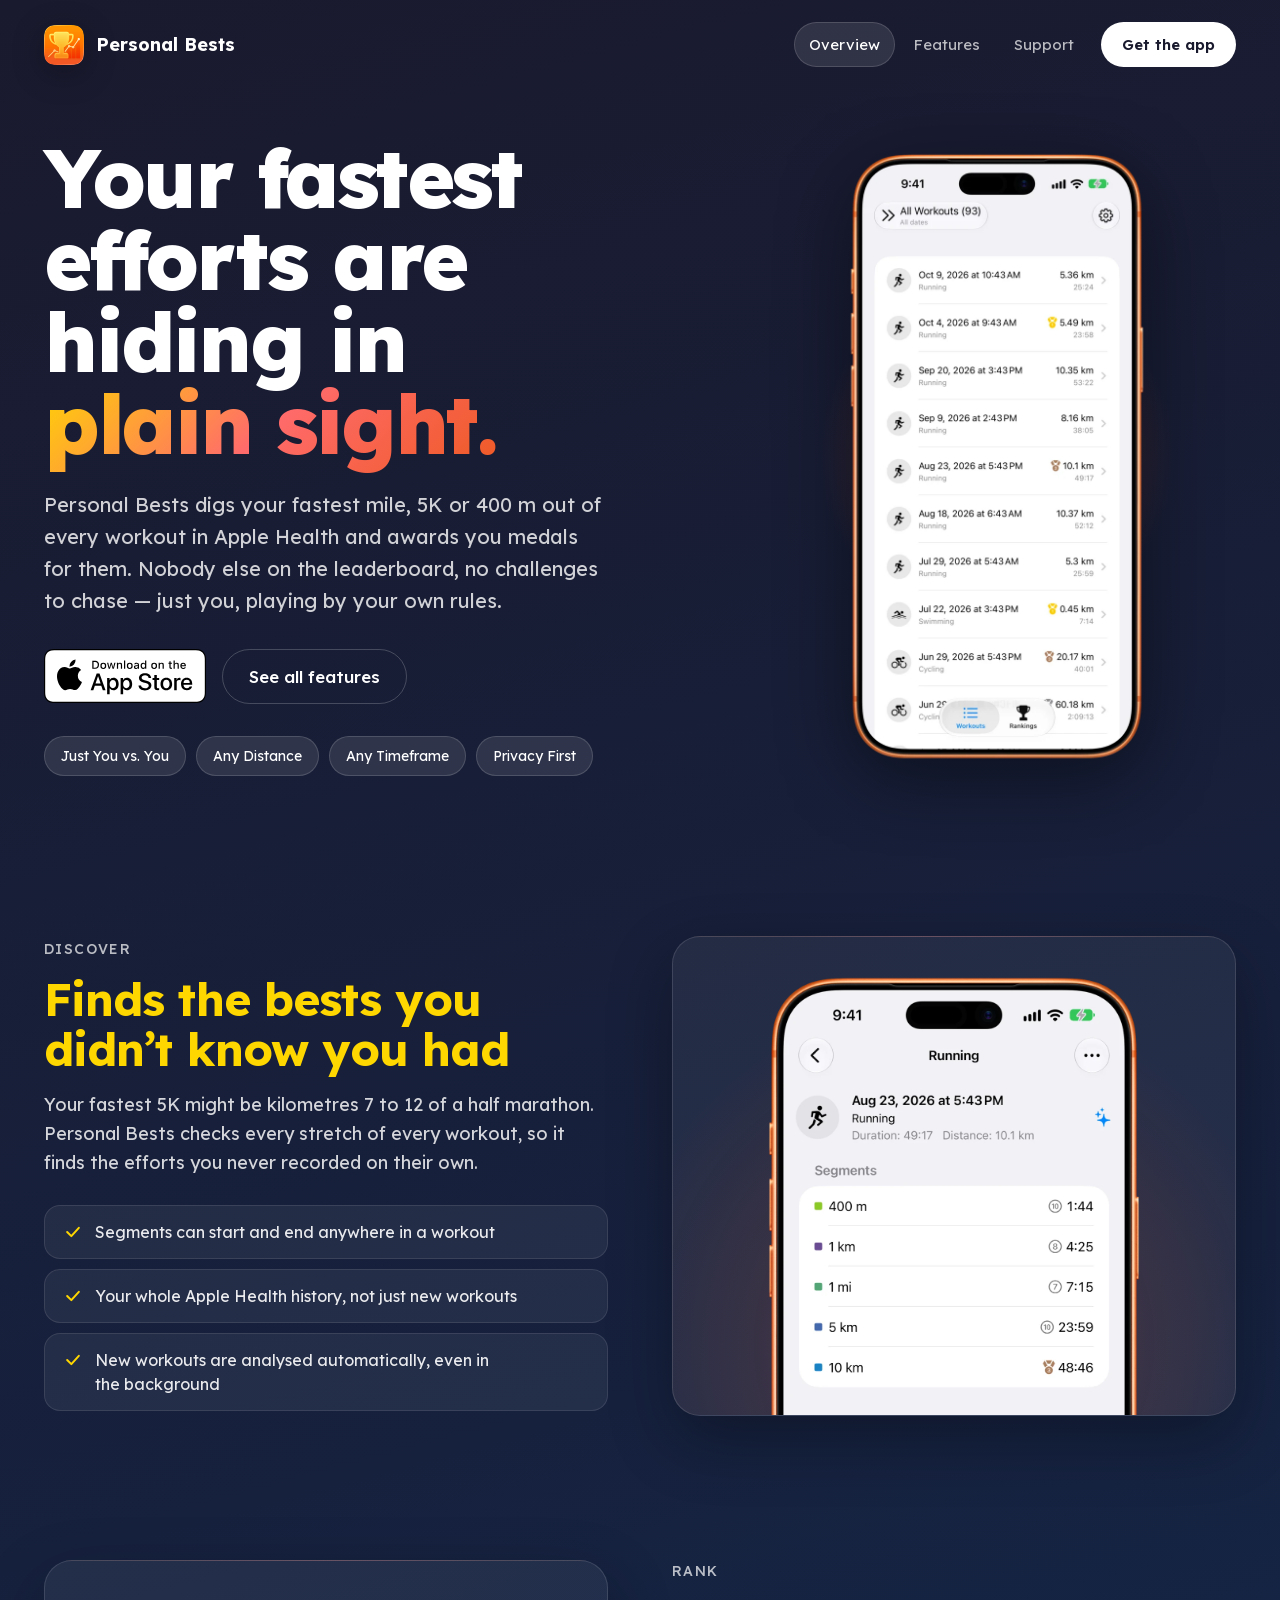
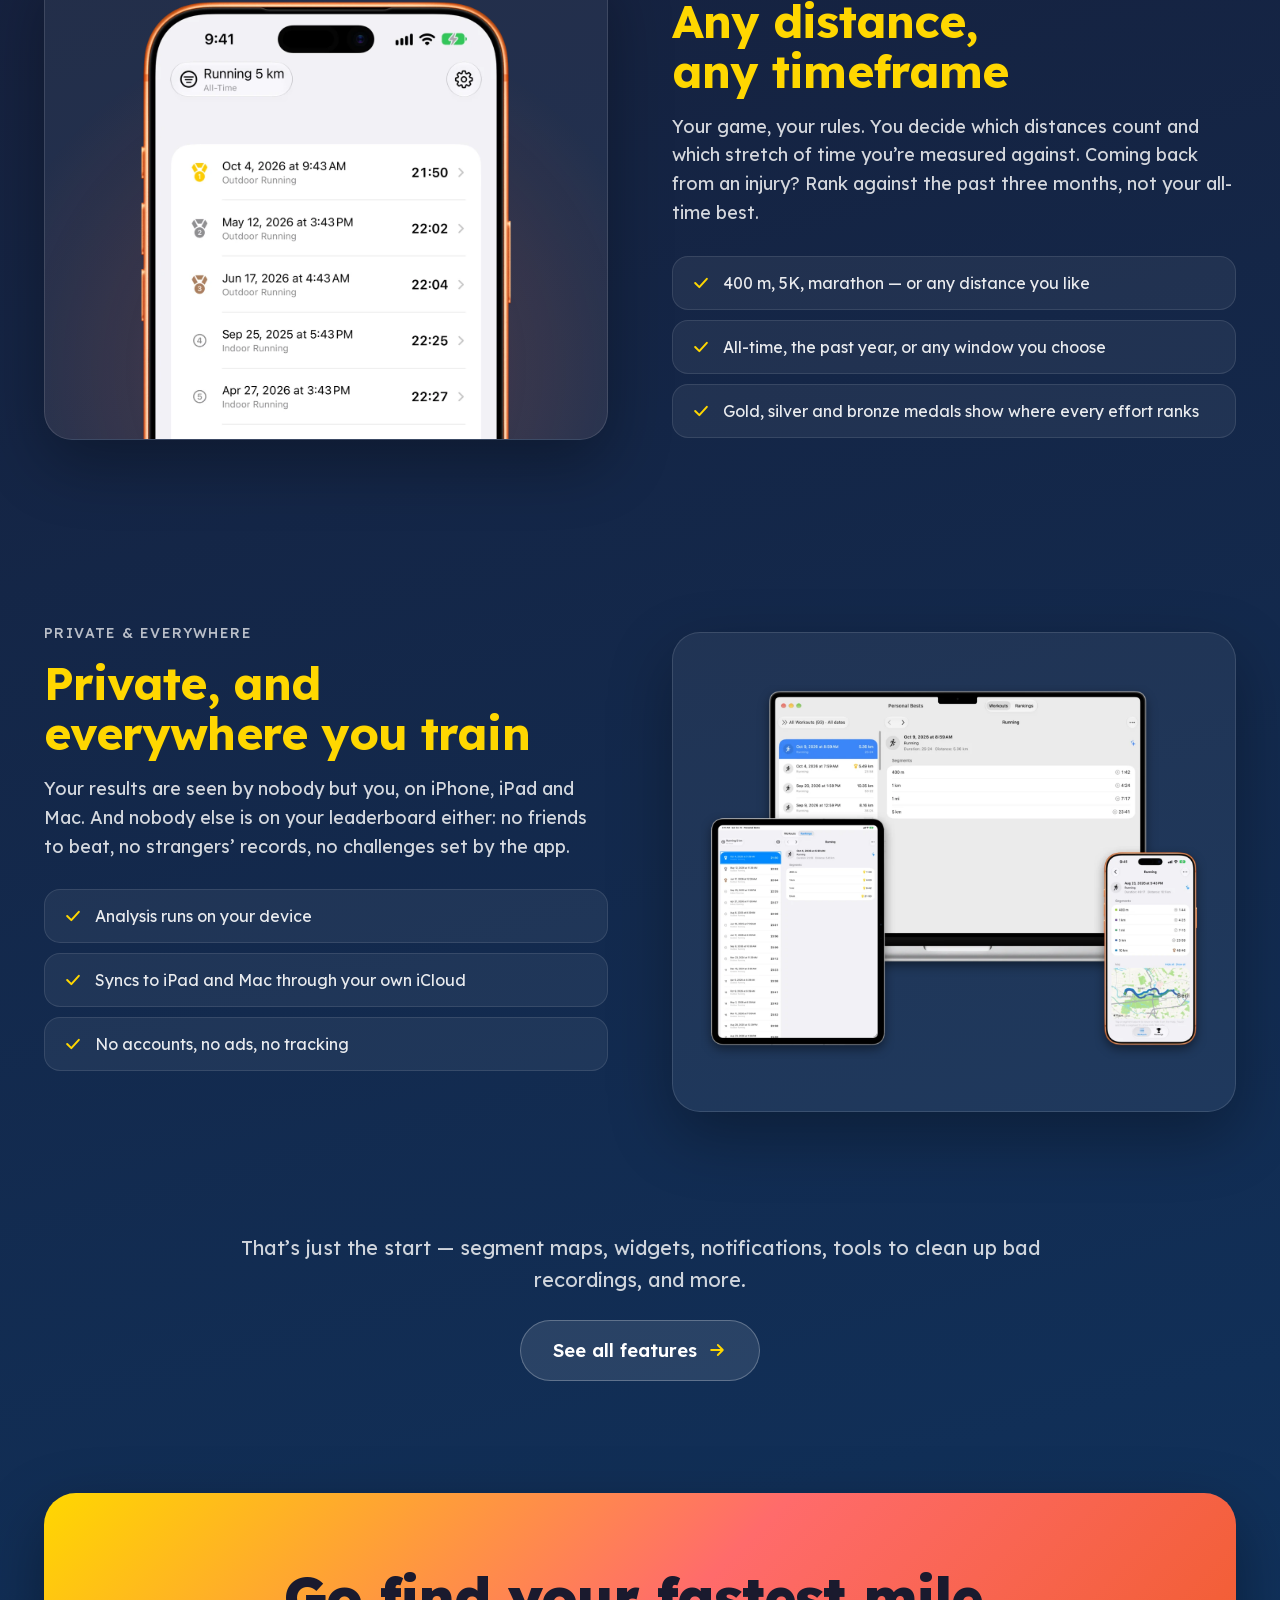
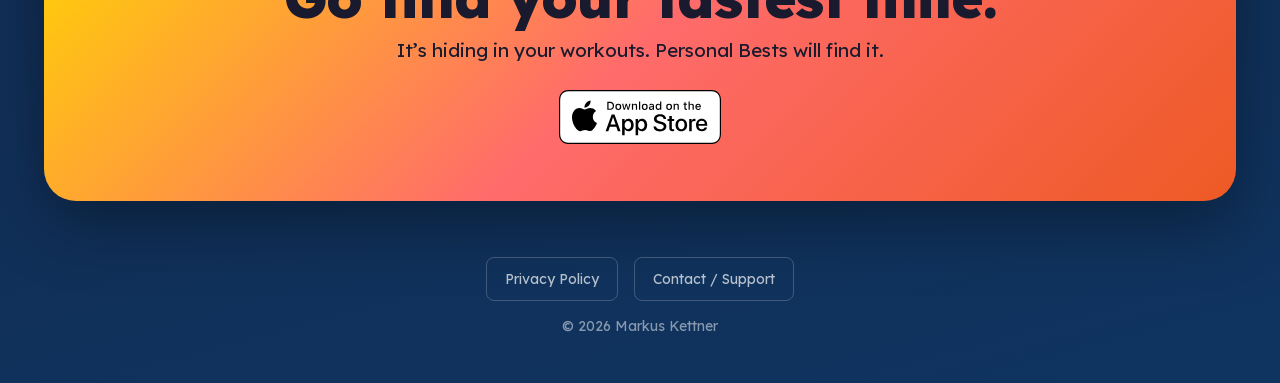
<file: index.html>
<!DOCTYPE html>
<html lang="en">

<head>
    <meta charset="UTF-8">
    <meta name="viewport" content="width=device-width, initial-scale=1.0">
    <title>Personal Bests - Discover Your Fastest Efforts</title>
    <meta name="description"
        content="Personal Bests finds the fastest efforts hidden inside your workouts and awards you medals for them. No competition, no challenges: just you, playing by your own rules. Private and on-device.">

    <!-- Open Graph / Facebook -->
    <meta property="og:type" content="website">
    <meta property="og:url" content="https://pb.kettner.berlin/">
    <meta property="og:title" content="Personal Bests - Discover Your Fastest Efforts">
    <meta property="og:description"
        content="Personal Bests finds the fastest efforts hidden inside your workouts and awards you medals for them. No competition, no challenges: just you, playing by your own rules. Private and on-device.">
    <meta property="og:image" content="https://pb.kettner.berlin/personal_bests_1200x630.png">
    <meta property="og:image:width" content="1200">
    <meta property="og:image:height" content="630">
    <meta property="og:site_name" content="Personal Bests">

    <!-- Twitter -->
    <meta name="twitter:card" content="summary_large_image">
    <meta name="twitter:title" content="Personal Bests - Discover Your Fastest Efforts">
    <meta name="twitter:description"
        content="Personal Bests finds the fastest efforts hidden inside your workouts and awards you medals for them. No competition, no challenges: just you, playing by your own rules. Private and on-device.">
    <meta name="twitter:image" content="https://pb.kettner.berlin/personal_bests_1200x630.png">

    <link rel="icon" type="image/png" href="icon.png">
    <link rel="apple-touch-icon" href="icon.png">
    <link rel="preload" href="fonts/lexend-latin.woff2" as="font" type="font/woff2" crossorigin>
    <link rel="stylesheet" href="styles.css">
</head>

<body>
    <header class="wrap site-header">
        <a href="index.html" class="brand">
            <img src="icon.png" alt="" width="40" height="40">
            Personal Bests
        </a>
        <nav class="site-nav" aria-label="Main">
            <div class="nav-pages">
                <a href="index.html" aria-current="page">Overview</a>
                <a href="features.html">Features</a>
                <a href="support.html">Support</a>
            </div>
            <a href="https://apps.apple.com/us/app/personal-bests/id6756506641" class="nav-cta" target="_blank" rel="noopener noreferrer">Get the app</a>
        </nav>
    </header>

    <main>
        <section class="wrap hero" id="top">
            <div class="hero-copy">
                <h1>Your fastest efforts are hiding in <span class="gradient-text nowrap">plain sight.</span></h1>
                <p class="lead">Personal Bests digs your fastest mile, 5K or 400 m out of every workout in Apple Health and awards you medals for them. Nobody else on the leaderboard, no challenges to chase — just you, playing by your own rules.</p>
                <div class="hero-actions">
                    <a href="https://apps.apple.com/us/app/personal-bests/id6756506641" class="app-store-badge" target="_blank" rel="noopener noreferrer">
                        <img src="app-store-badge.svg" alt="Download on the App Store">
                    </a>
                    <a href="features.html" class="btn btn-outline">See all features</a>
                </div>
                <div class="pill-row">
                    <span class="pill">Just You vs. You</span>
                    <span class="pill">Any Distance</span>
                    <span class="pill">Any Timeframe</span>
                    <span class="pill">Privacy First</span>
                </div>
            </div>
            <div class="hero-visual">
                <div class="hero-glow" aria-hidden="true"></div>
                <div class="phone shot framed"><img src="screenshots/iphone-workouts-shadow.webp" alt="Personal Bests on iPhone: the workout list, with medals on the best efforts"></div>
            </div>
        </section>

        <section class="wrap spot" id="discover">
            <div class="spot-copy">
                <div class="kicker">Discover</div>
                <h2>Finds the bests you didn’t know you had</h2>
                <p>Your fastest 5K might be kilometres 7 to 12 of a half marathon. Personal Bests checks every stretch of every workout, so it finds the efforts you never recorded on their own.</p>
                <ul class="checklist">
                    <li><svg width="20" height="20" viewBox="0 0 24 24" fill="none" stroke="#ffd700" stroke-width="2.4" stroke-linecap="round" stroke-linejoin="round" aria-hidden="true"><path d="M5 12l5 5 9-10"/></svg><span>Segments can start and end anywhere in a workout</span></li>
                    <li><svg width="20" height="20" viewBox="0 0 24 24" fill="none" stroke="#ffd700" stroke-width="2.4" stroke-linecap="round" stroke-linejoin="round" aria-hidden="true"><path d="M5 12l5 5 9-10"/></svg><span>Your whole Apple Health history, not just new workouts</span></li>
                    <li><svg width="20" height="20" viewBox="0 0 24 24" fill="none" stroke="#ffd700" stroke-width="2.4" stroke-linecap="round" stroke-linejoin="round" aria-hidden="true"><path d="M5 12l5 5 9-10"/></svg><span>New workouts are analysed automatically, even in the background</span></li>
                </ul>
            </div>
            <div class="shot peek"><img src="screenshots/iphone-workout-detail.webp" alt="A workout’s segments with their times and ranks"></div>
        </section>

        <section class="wrap spot reverse" id="rank">
            <div class="spot-copy">
                <div class="kicker">Rank</div>
                <h2>Any distance, any timeframe</h2>
                <p>Your game, your rules. You decide which distances count and which stretch of time you’re measured against. Coming back from an injury? Rank against the past three months, not your all-time best.</p>
                <ul class="checklist">
                    <li><svg width="20" height="20" viewBox="0 0 24 24" fill="none" stroke="#ffd700" stroke-width="2.4" stroke-linecap="round" stroke-linejoin="round" aria-hidden="true"><path d="M5 12l5 5 9-10"/></svg><span>400 m, 5K, marathon — or any distance you like</span></li>
                    <li><svg width="20" height="20" viewBox="0 0 24 24" fill="none" stroke="#ffd700" stroke-width="2.4" stroke-linecap="round" stroke-linejoin="round" aria-hidden="true"><path d="M5 12l5 5 9-10"/></svg><span>All-time, the past year, or any window you choose</span></li>
                    <li><svg width="20" height="20" viewBox="0 0 24 24" fill="none" stroke="#ffd700" stroke-width="2.4" stroke-linecap="round" stroke-linejoin="round" aria-hidden="true"><path d="M5 12l5 5 9-10"/></svg><span>Gold, silver and bronze medals show where every effort ranks</span></li>
                </ul>
            </div>
            <div class="shot peek"><img src="screenshots/iphone-rankings.webp" alt="The 5 km leaderboard for running, with gold, silver and bronze"></div>
        </section>

        <section class="wrap spot" id="private">
            <div class="spot-copy">
                <div class="kicker">Private &amp; everywhere</div>
                <h2>Private, and everywhere you train</h2>
                <p>Your results are seen by nobody but you, on iPhone, iPad and Mac. And nobody else is on your leaderboard either: no friends to beat, no strangers’ records, no challenges set by the app.</p>
                <ul class="checklist">
                    <li><svg width="20" height="20" viewBox="0 0 24 24" fill="none" stroke="#ffd700" stroke-width="2.4" stroke-linecap="round" stroke-linejoin="round" aria-hidden="true"><path d="M5 12l5 5 9-10"/></svg><span>Analysis runs on your device</span></li>
                    <li><svg width="20" height="20" viewBox="0 0 24 24" fill="none" stroke="#ffd700" stroke-width="2.4" stroke-linecap="round" stroke-linejoin="round" aria-hidden="true"><path d="M5 12l5 5 9-10"/></svg><span>Syncs to iPad and Mac through your own iCloud</span></li>
                    <li><svg width="20" height="20" viewBox="0 0 24 24" fill="none" stroke="#ffd700" stroke-width="2.4" stroke-linecap="round" stroke-linejoin="round" aria-hidden="true"><path d="M5 12l5 5 9-10"/></svg><span>No accounts, no ads, no tracking</span></li>
                </ul>
            </div>
            <div class="shot devices"><img src="screenshots/devices.webp" alt="Personal Bests on Mac, iPad and iPhone: the workout list, the 5 km leaderboard and a run’s map"></div>
        </section>

        <section class="wrap-narrow see-all">
            <p>That’s just the start — segment maps, widgets, notifications, tools to clean up bad recordings, and more.</p>
            <a href="features.html" class="btn btn-glass">
                See all features
                <svg width="20" height="20" viewBox="0 0 24 24" fill="none" stroke="#ffd700" stroke-width="2.2" stroke-linecap="round" stroke-linejoin="round" aria-hidden="true"><path d="M5 12h14M13 6l6 6-6 6"/></svg>
            </a>
        </section>

        <section class="wrap cta">
            <div class="cta-card">
                <h2>Go find your fastest mile.</h2>
                <p>It’s hiding in your workouts. Personal Bests will find it.</p>
                <a href="https://apps.apple.com/us/app/personal-bests/id6756506641" class="app-store-badge" target="_blank" rel="noopener noreferrer">
                    <img src="app-store-badge.svg" alt="Download on the App Store">
                </a>
            </div>
        </section>
    </main>

    <footer class="wrap site-footer">
        <a href="privacy_policy.html" class="footer-link">Privacy Policy</a>
        <a href="support.html" class="footer-link">Contact / Support</a>
        <span class="copyright">© <script>document.write(new Date().getFullYear())</script> Markus Kettner</span>
    </footer>
</body>

</html>
</file>
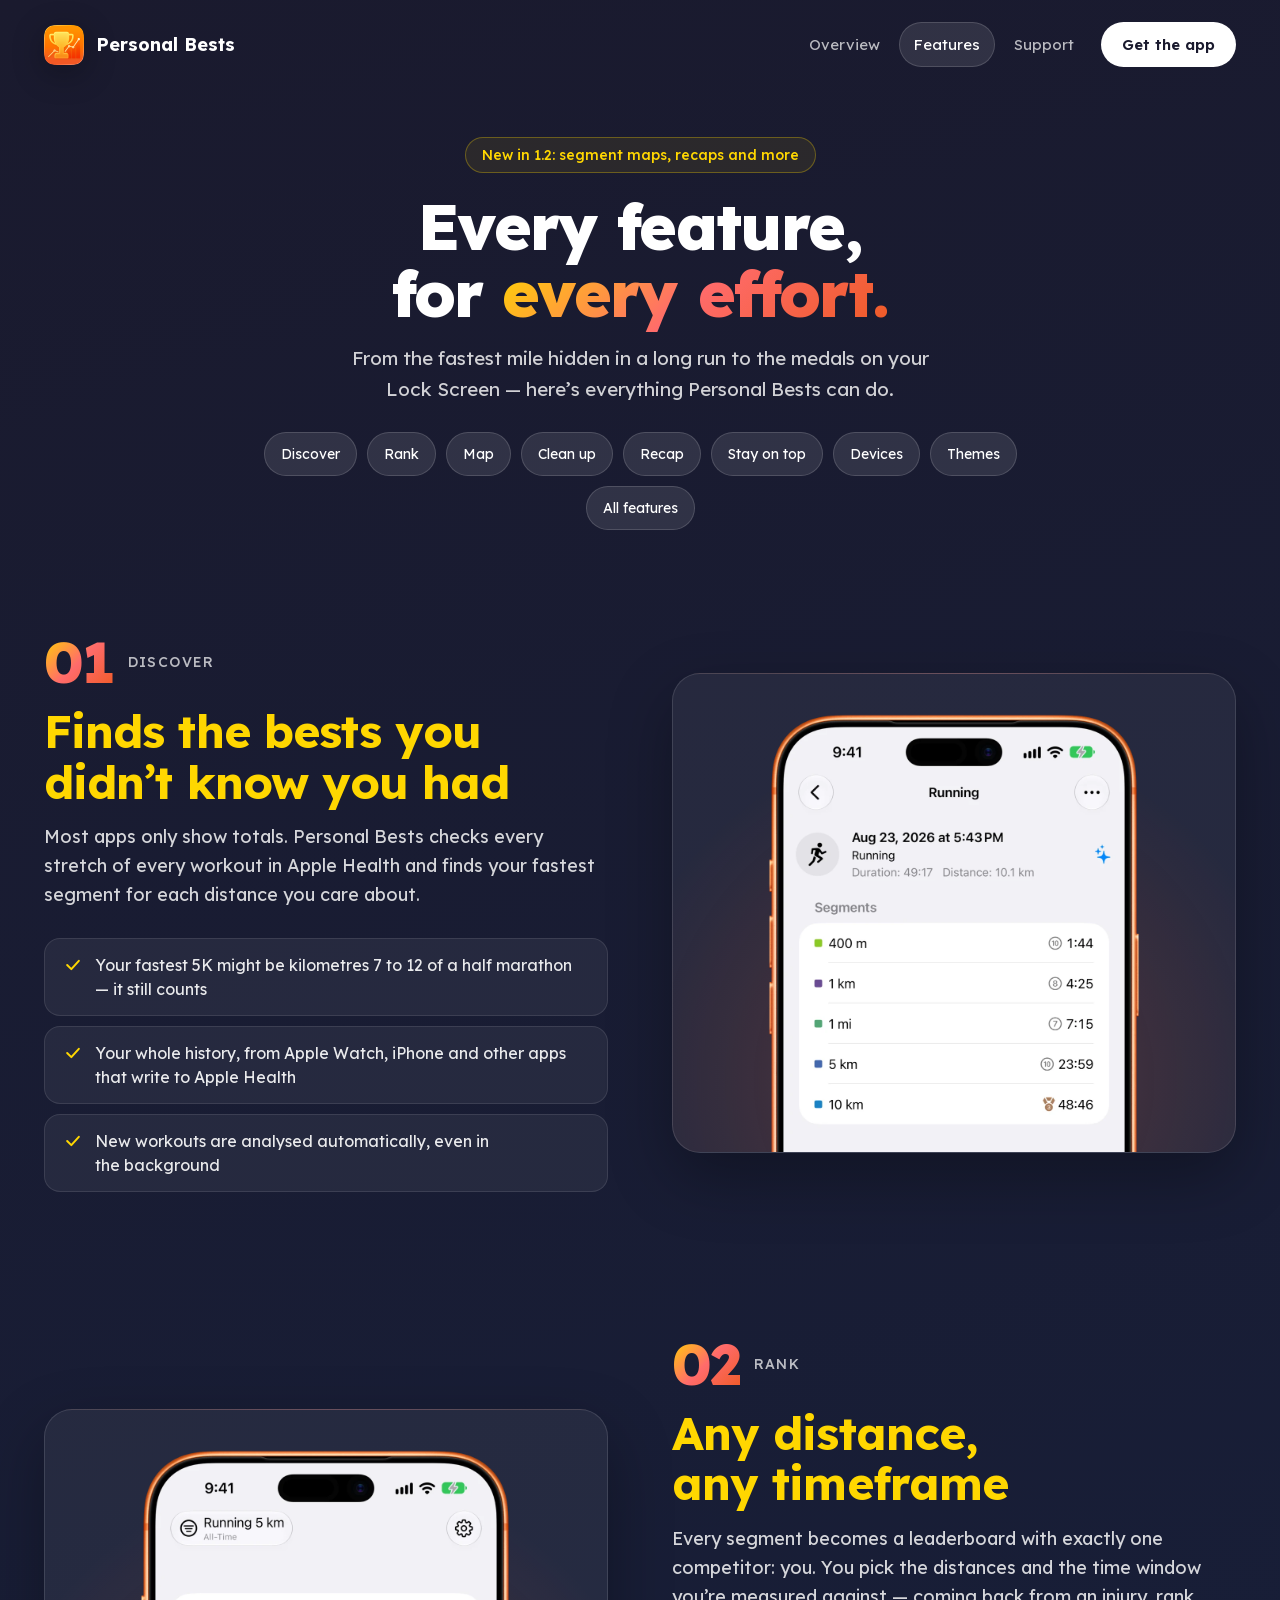
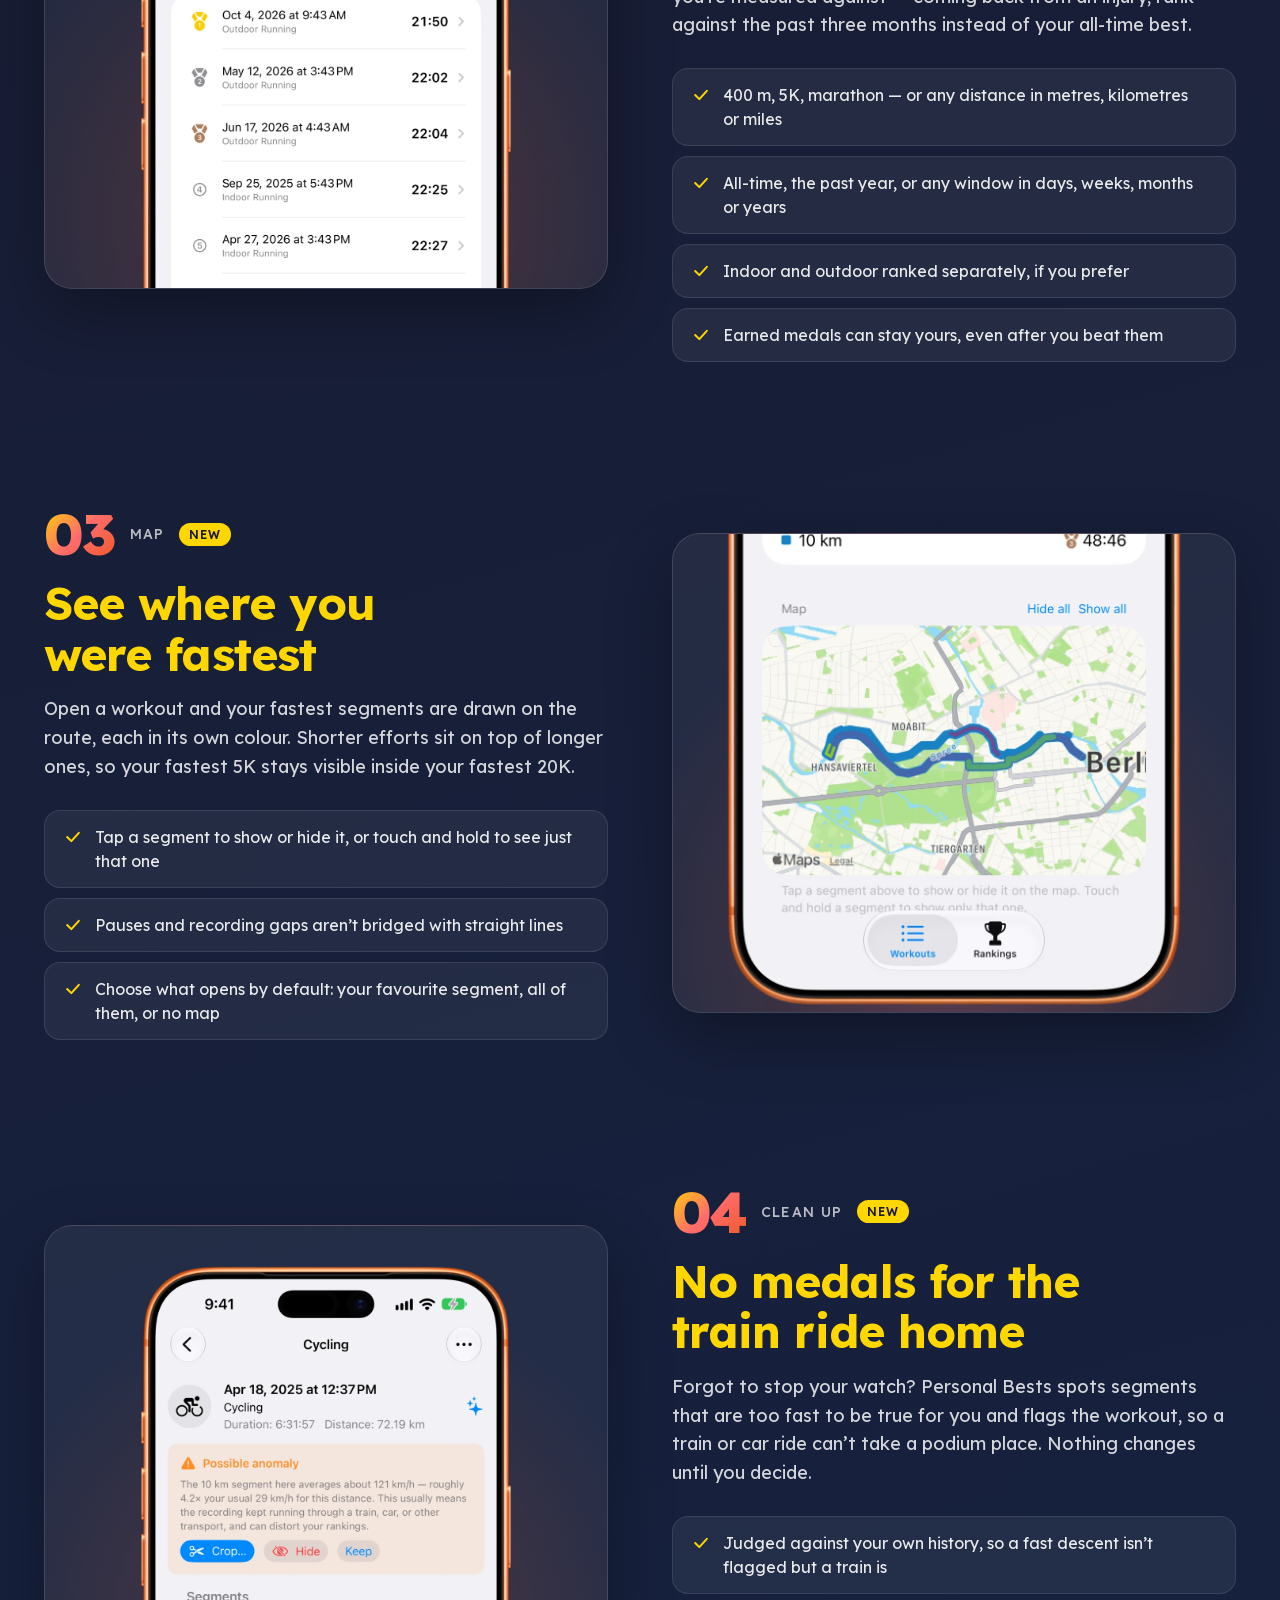
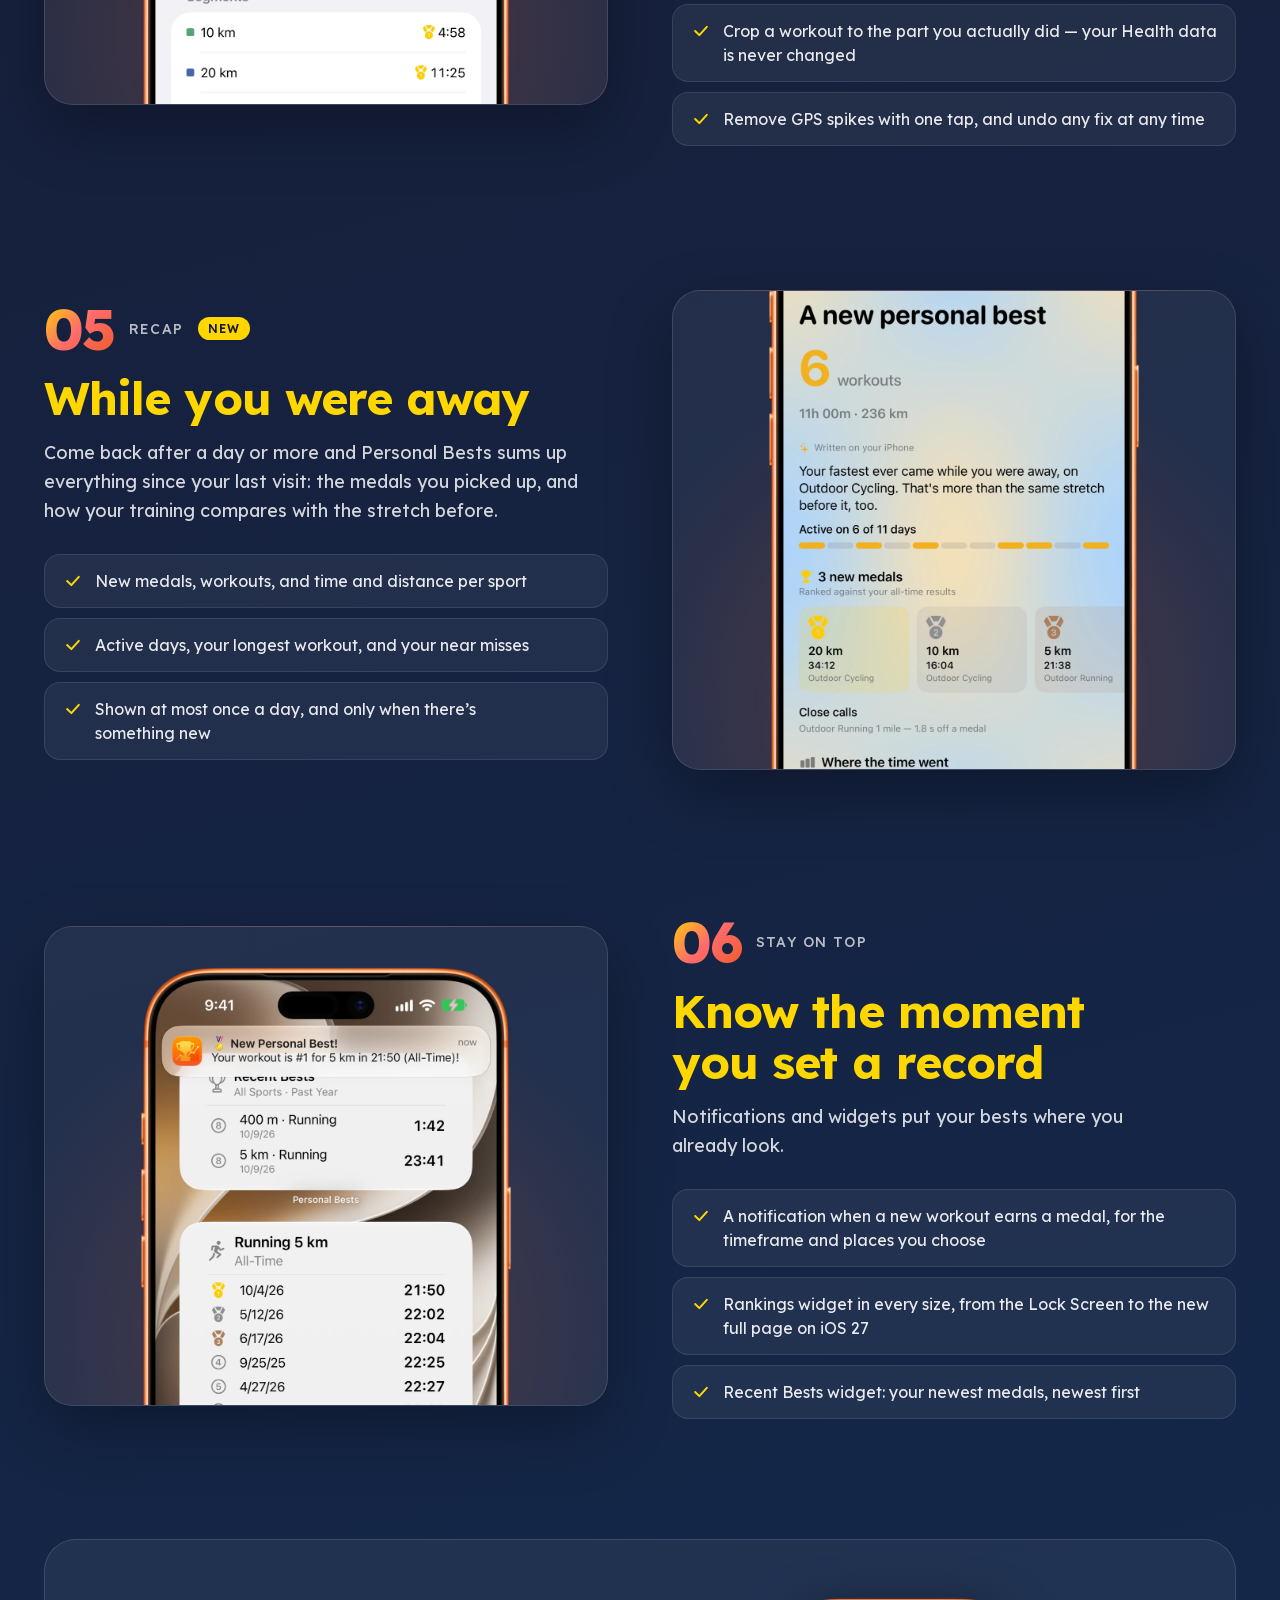
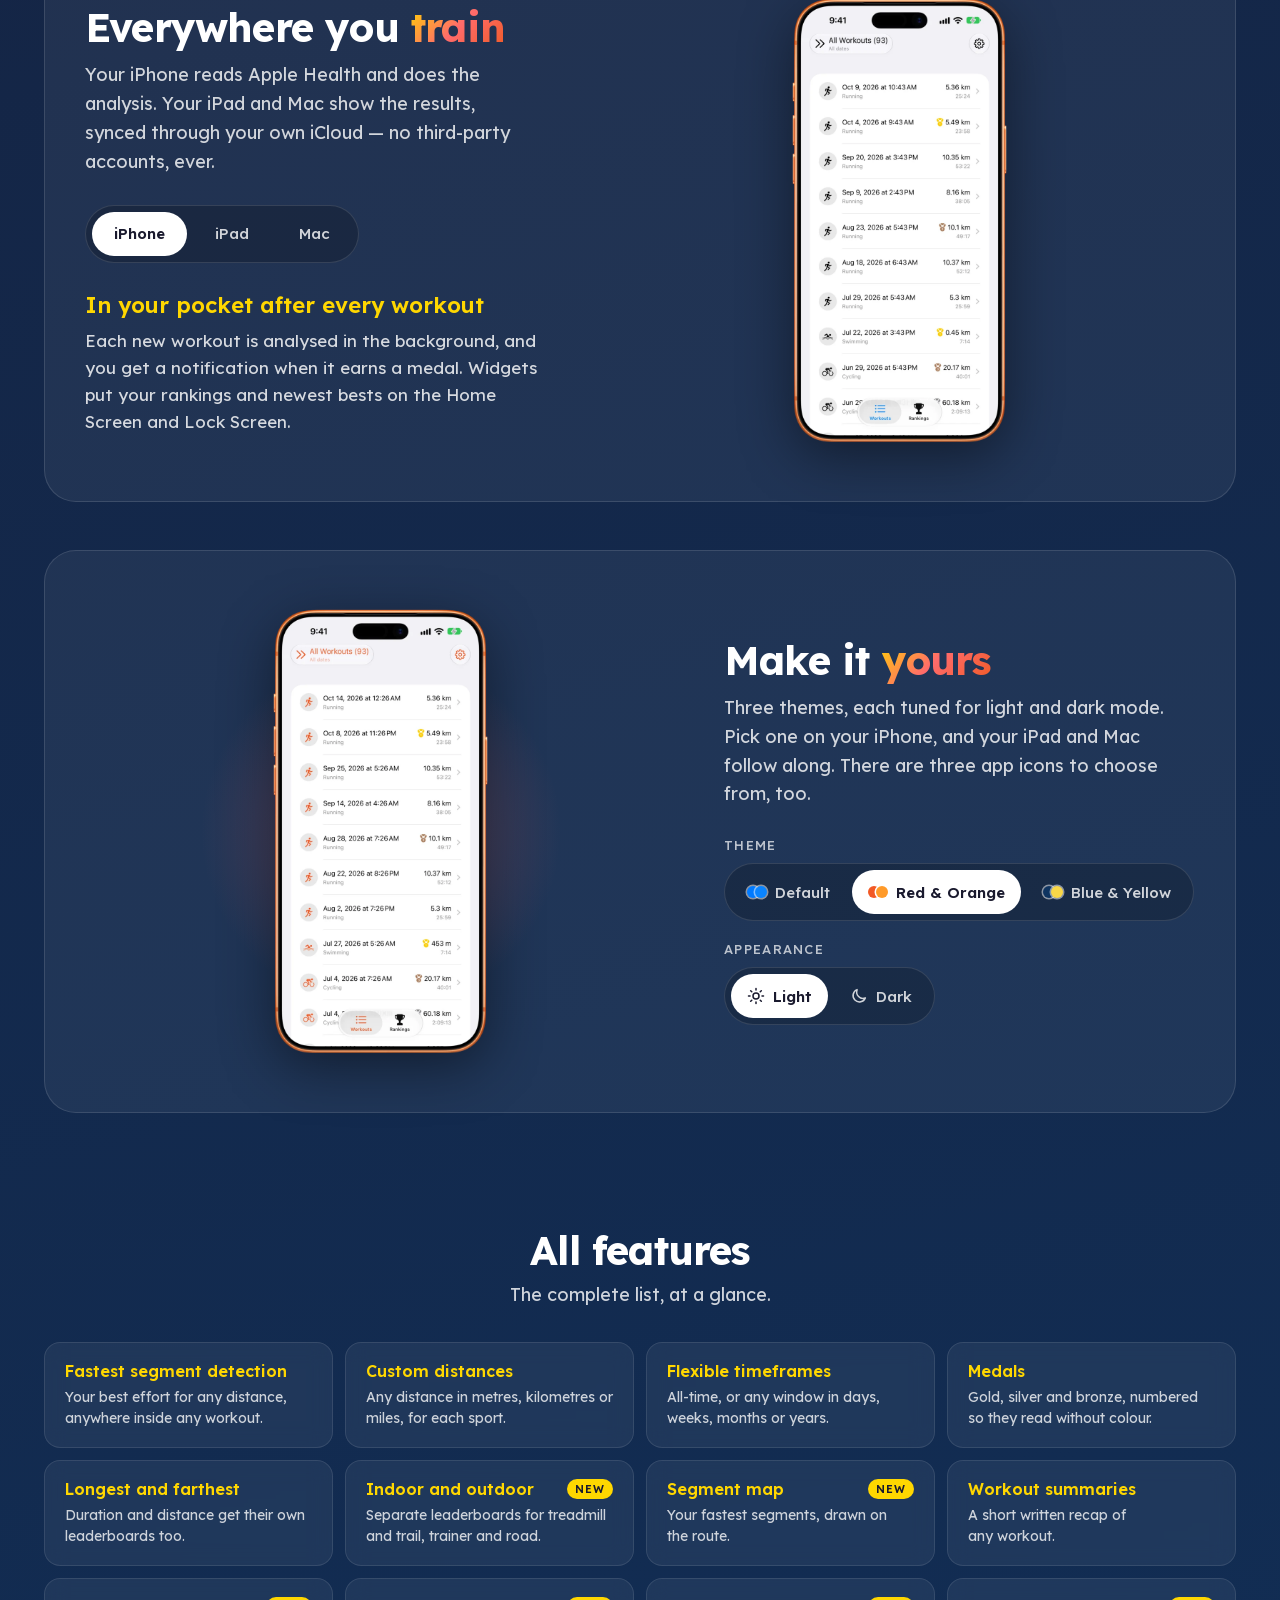
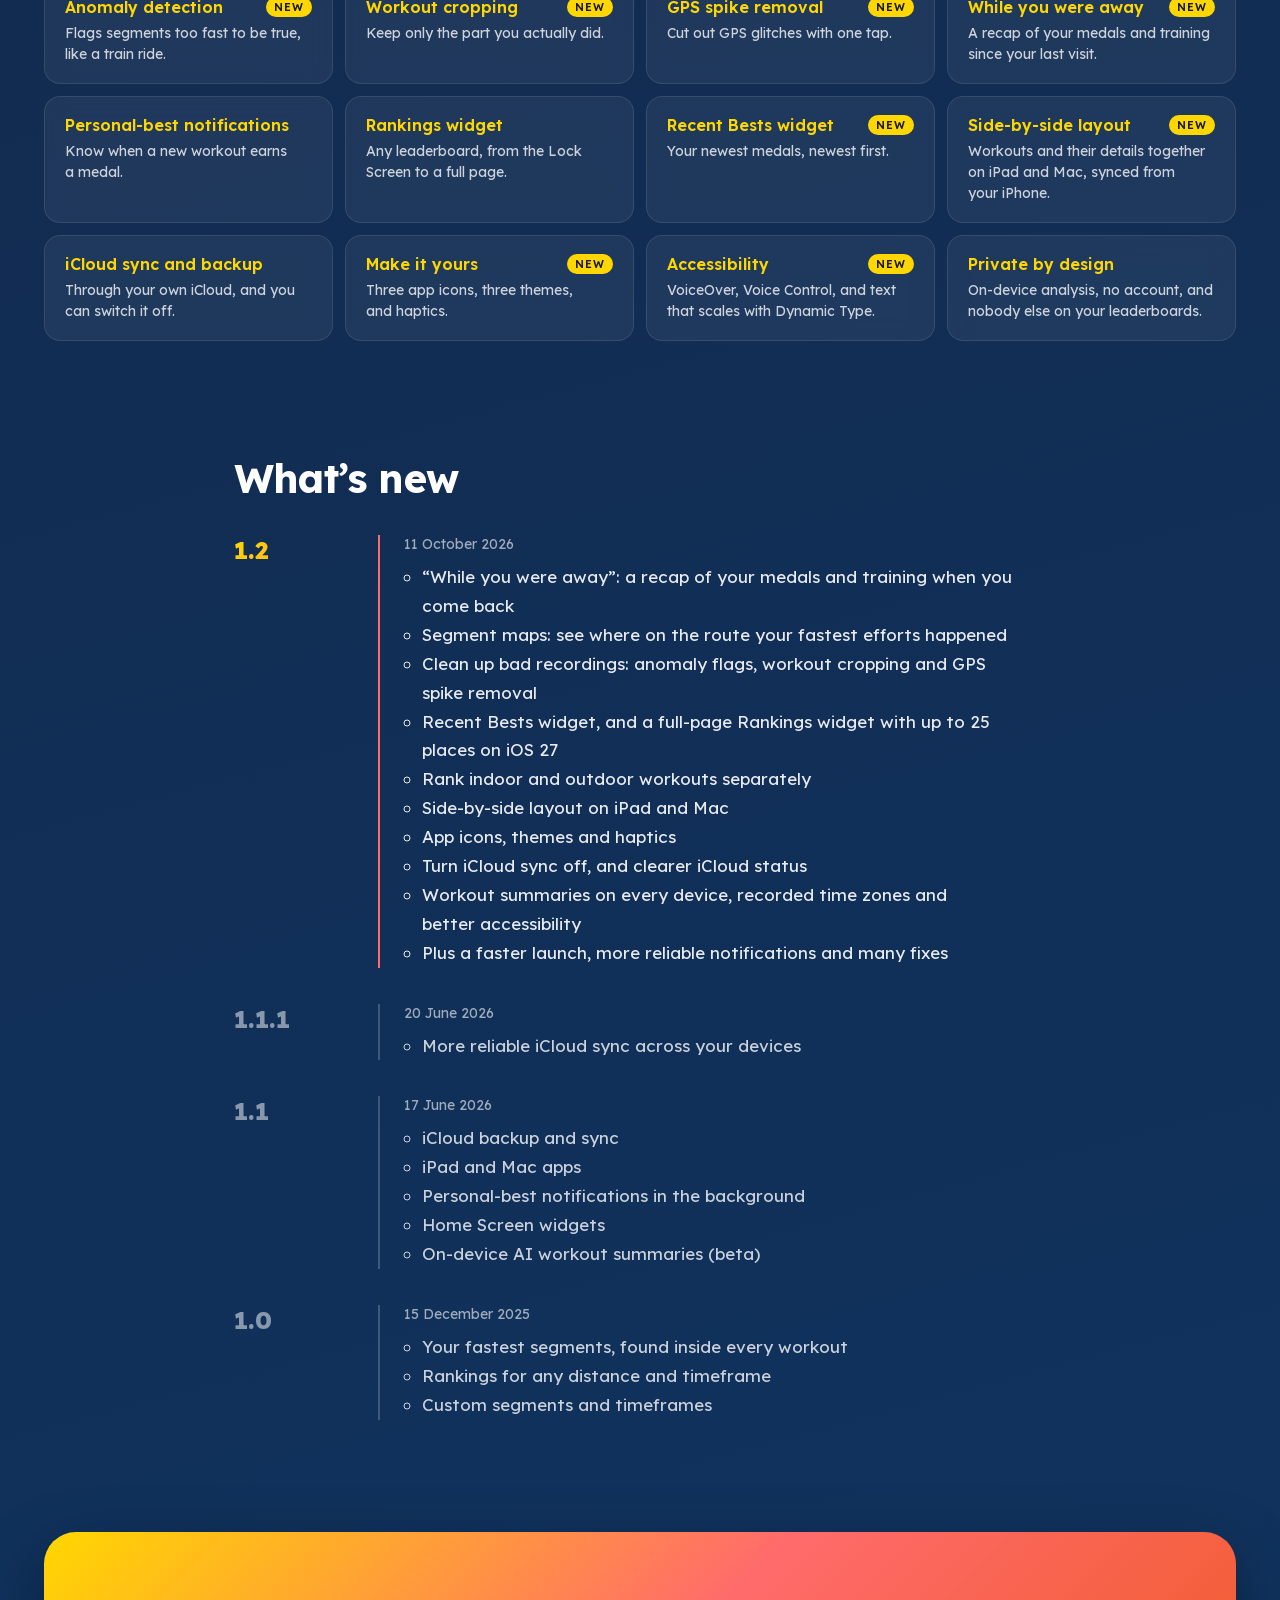
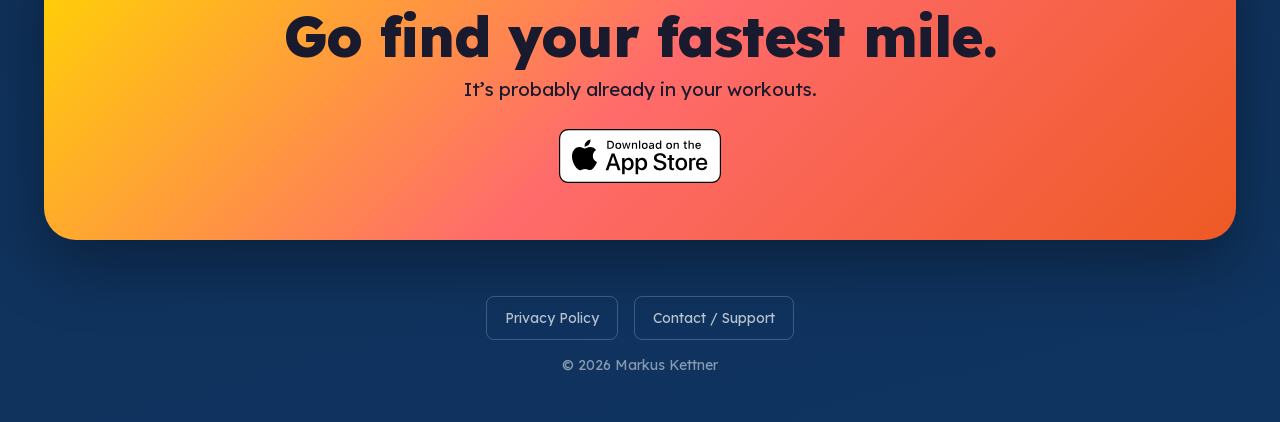
<file: features.html>
<!DOCTYPE html>
<html lang="en">

<head>
    <meta charset="UTF-8">
    <meta name="viewport" content="width=device-width, initial-scale=1.0">
    <title>All Features - Personal Bests</title>
    <meta name="description"
        content="Everything Personal Bests can do: find your fastest efforts inside every workout, rank any distance over any timeframe, and sync privately across iPhone, iPad and Mac.">

    <!-- Open Graph / Facebook -->
    <meta property="og:type" content="website">
    <meta property="og:url" content="https://pb.kettner.berlin/features.html">
    <meta property="og:title" content="All Features - Personal Bests">
    <meta property="og:description"
        content="Everything Personal Bests can do: find your fastest efforts inside every workout, rank any distance over any timeframe, and sync privately across iPhone, iPad and Mac.">
    <meta property="og:image" content="https://pb.kettner.berlin/personal_bests_1200x630.png">
    <meta property="og:image:width" content="1200">
    <meta property="og:image:height" content="630">
    <meta property="og:site_name" content="Personal Bests">

    <!-- Twitter -->
    <meta name="twitter:card" content="summary_large_image">
    <meta name="twitter:title" content="All Features - Personal Bests">
    <meta name="twitter:description"
        content="Everything Personal Bests can do: find your fastest efforts inside every workout, rank any distance over any timeframe, and sync privately across iPhone, iPad and Mac.">
    <meta name="twitter:image" content="https://pb.kettner.berlin/personal_bests_1200x630.png">

    <link rel="icon" type="image/png" href="icon.png">
    <link rel="apple-touch-icon" href="icon.png">
    <link rel="preload" href="fonts/lexend-latin.woff2" as="font" type="font/woff2" crossorigin>
    <link rel="stylesheet" href="styles.css">
</head>

<body>
    <header class="wrap site-header">
        <a href="index.html" class="brand">
            <img src="icon.png" alt="" width="40" height="40">
            Personal Bests
        </a>
        <nav class="site-nav" aria-label="Main">
            <div class="nav-pages">
                <a href="index.html">Overview</a>
                <a href="features.html" aria-current="page">Features</a>
                <a href="support.html">Support</a>
            </div>
            <a href="https://apps.apple.com/us/app/personal-bests/id6756506641" class="nav-cta" target="_blank" rel="noopener noreferrer">Get the app</a>
        </nav>
    </header>

    <main>
        <section class="wrap-narrow page-header" id="top">
            <a href="#changelog" class="eyebrow-pill">New in 1.2: segment maps, recaps and more</a>
            <h1>Every feature,<br> for <span class="gradient-text nowrap">every effort.</span></h1>
            <p class="lead">From the fastest mile hidden in a long run to the medals on your Lock Screen — here’s everything Personal Bests can do.</p>
            <nav class="pill-row" aria-label="On this page">
                <a href="#discover" class="pill">Discover</a>
                <a href="#rank" class="pill">Rank</a>
                <a href="#map" class="pill">Map</a>
                <a href="#clean-up" class="pill">Clean up</a>
                <a href="#recap" class="pill">Recap</a>
                <a href="#notify" class="pill">Stay on top</a>
                <a href="#devices" class="pill">Devices</a>
                <a href="#themes" class="pill">Themes</a>
                <a href="#all" class="pill">All features</a>
            </nav>
        </section>


        <section class="wrap spot" id="discover">
            <div class="spot-copy">
                <div class="spot-head">
                    <span class="spot-no gradient-text">01</span>
                    <span class="kicker">Discover</span>
                </div>
                <h2>Finds the bests you didn’t know you had</h2>
                <p>Most apps only show totals. Personal Bests checks every stretch of every workout in Apple Health and finds your fastest segment for each distance you care about.</p>
                <ul class="checklist">
                    <li><svg width="20" height="20" viewBox="0 0 24 24" fill="none" stroke="#ffd700" stroke-width="2.4" stroke-linecap="round" stroke-linejoin="round" aria-hidden="true"><path d="M5 12l5 5 9-10"/></svg><span>Your fastest 5K might be kilometres 7 to 12 of a half marathon — it still counts</span></li>
                    <li><svg width="20" height="20" viewBox="0 0 24 24" fill="none" stroke="#ffd700" stroke-width="2.4" stroke-linecap="round" stroke-linejoin="round" aria-hidden="true"><path d="M5 12l5 5 9-10"/></svg><span>Your whole history, from Apple Watch, iPhone and other apps that write to Apple Health</span></li>
                    <li><svg width="20" height="20" viewBox="0 0 24 24" fill="none" stroke="#ffd700" stroke-width="2.4" stroke-linecap="round" stroke-linejoin="round" aria-hidden="true"><path d="M5 12l5 5 9-10"/></svg><span>New workouts are analysed automatically, even in the background</span></li>
                </ul>
            </div>
            <div class="shot peek"><img src="screenshots/iphone-workout-detail.webp" alt="A workout’s segments with their times and ranks"></div>
        </section>

        <section class="wrap spot reverse" id="rank">
            <div class="spot-copy">
                <div class="spot-head">
                    <span class="spot-no gradient-text">02</span>
                    <span class="kicker">Rank</span>
                </div>
                <h2>Any distance, any timeframe</h2>
                <p>Every segment becomes a leaderboard with exactly one competitor: you. You pick the distances and the time window you’re measured against — coming back from an injury, rank against the past three months instead of your all-time best.</p>
                <ul class="checklist">
                    <li><svg width="20" height="20" viewBox="0 0 24 24" fill="none" stroke="#ffd700" stroke-width="2.4" stroke-linecap="round" stroke-linejoin="round" aria-hidden="true"><path d="M5 12l5 5 9-10"/></svg><span>400 m, 5K, marathon — or any distance in metres, kilometres or miles</span></li>
                    <li><svg width="20" height="20" viewBox="0 0 24 24" fill="none" stroke="#ffd700" stroke-width="2.4" stroke-linecap="round" stroke-linejoin="round" aria-hidden="true"><path d="M5 12l5 5 9-10"/></svg><span>All-time, the past year, or any window in days, weeks, months or years</span></li>
                    <li><svg width="20" height="20" viewBox="0 0 24 24" fill="none" stroke="#ffd700" stroke-width="2.4" stroke-linecap="round" stroke-linejoin="round" aria-hidden="true"><path d="M5 12l5 5 9-10"/></svg><span>Indoor and outdoor ranked separately, if you prefer</span></li>
                    <li><svg width="20" height="20" viewBox="0 0 24 24" fill="none" stroke="#ffd700" stroke-width="2.4" stroke-linecap="round" stroke-linejoin="round" aria-hidden="true"><path d="M5 12l5 5 9-10"/></svg><span>Earned medals can stay yours, even after you beat them</span></li>
                </ul>
            </div>
            <div class="shot peek"><img src="screenshots/iphone-rankings.webp" alt="The 5 km leaderboard for running, with gold, silver and bronze"></div>
        </section>

        <section class="wrap spot" id="map">
            <div class="spot-copy">
                <div class="spot-head">
                    <span class="spot-no gradient-text">03</span>
                    <span class="kicker">Map</span>
                    <span class="badge-new">New</span>
                </div>
                <h2>See where you were fastest</h2>
                <p>Open a workout and your fastest segments are drawn on the route, each in its own colour. Shorter efforts sit on top of longer ones, so your fastest 5K stays visible inside your fastest 20K.</p>
                <ul class="checklist">
                    <li><svg width="20" height="20" viewBox="0 0 24 24" fill="none" stroke="#ffd700" stroke-width="2.4" stroke-linecap="round" stroke-linejoin="round" aria-hidden="true"><path d="M5 12l5 5 9-10"/></svg><span>Tap a segment to show or hide it, or touch and hold to see just that one</span></li>
                    <li><svg width="20" height="20" viewBox="0 0 24 24" fill="none" stroke="#ffd700" stroke-width="2.4" stroke-linecap="round" stroke-linejoin="round" aria-hidden="true"><path d="M5 12l5 5 9-10"/></svg><span>Pauses and recording gaps aren’t bridged with straight lines</span></li>
                    <li><svg width="20" height="20" viewBox="0 0 24 24" fill="none" stroke="#ffd700" stroke-width="2.4" stroke-linecap="round" stroke-linejoin="round" aria-hidden="true"><path d="M5 12l5 5 9-10"/></svg><span>Choose what opens by default: your favourite segment, all of them, or no map</span></li>
                </ul>
            </div>
            <div class="shot peek" style="--w: 470px; --w-max: 92%; --shift: -54%"><img src="screenshots/iphone-workout-detail.webp" alt="A run along the Spree with each fastest segment drawn in its own colour"></div>
        </section>

        <section class="wrap spot reverse" id="clean-up">
            <div class="spot-copy">
                <div class="spot-head">
                    <span class="spot-no gradient-text">04</span>
                    <span class="kicker">Clean up</span>
                    <span class="badge-new">New</span>
                </div>
                <h2>No medals for the train ride home</h2>
                <p>Forgot to stop your watch? Personal Bests spots segments that are too fast to be true for you and flags the workout, so a train or car ride can’t take a podium place. Nothing changes until you decide.</p>
                <ul class="checklist">
                    <li><svg width="20" height="20" viewBox="0 0 24 24" fill="none" stroke="#ffd700" stroke-width="2.4" stroke-linecap="round" stroke-linejoin="round" aria-hidden="true"><path d="M5 12l5 5 9-10"/></svg><span>Judged against your own history, so a fast descent isn’t flagged but a train is</span></li>
                    <li><svg width="20" height="20" viewBox="0 0 24 24" fill="none" stroke="#ffd700" stroke-width="2.4" stroke-linecap="round" stroke-linejoin="round" aria-hidden="true"><path d="M5 12l5 5 9-10"/></svg><span>Crop a workout to the part you actually did — your Health data is never changed</span></li>
                    <li><svg width="20" height="20" viewBox="0 0 24 24" fill="none" stroke="#ffd700" stroke-width="2.4" stroke-linecap="round" stroke-linejoin="round" aria-hidden="true"><path d="M5 12l5 5 9-10"/></svg><span>Remove GPS spikes with one tap, and undo any fix at any time</span></li>
                </ul>
            </div>
            <div class="shot peek"><img src="screenshots/iphone-anomaly.webp" alt="A ride flagged as a possible anomaly: its 10 km segment averaged about 121 km/h, with Crop, Hide and Keep as remedies"></div>
        </section>

        <section class="wrap spot" id="recap">
            <div class="spot-copy">
                <div class="spot-head">
                    <span class="spot-no gradient-text">05</span>
                    <span class="kicker">Recap</span>
                    <span class="badge-new">New</span>
                </div>
                <h2>While you were away</h2>
                <p>Come back after a day or more and Personal Bests sums up everything since your last visit: the medals you picked up, and how your training compares with the stretch before.</p>
                <ul class="checklist">
                    <li><svg width="20" height="20" viewBox="0 0 24 24" fill="none" stroke="#ffd700" stroke-width="2.4" stroke-linecap="round" stroke-linejoin="round" aria-hidden="true"><path d="M5 12l5 5 9-10"/></svg><span>New medals, workouts, and time and distance per sport</span></li>
                    <li><svg width="20" height="20" viewBox="0 0 24 24" fill="none" stroke="#ffd700" stroke-width="2.4" stroke-linecap="round" stroke-linejoin="round" aria-hidden="true"><path d="M5 12l5 5 9-10"/></svg><span>Active days, your longest workout, and your near misses</span></li>
                    <li><svg width="20" height="20" viewBox="0 0 24 24" fill="none" stroke="#ffd700" stroke-width="2.4" stroke-linecap="round" stroke-linejoin="round" aria-hidden="true"><path d="M5 12l5 5 9-10"/></svg><span>Shown at most once a day, and only when there’s something new</span></li>
                </ul>
            </div>
            <div class="shot peek" style="--shift: -24%"><img src="screenshots/iphone-recap.webp" alt="The “While you were away” recap with three new medals"></div>
        </section>

        <section class="wrap spot reverse" id="notify">
            <div class="spot-copy">
                <div class="spot-head">
                    <span class="spot-no gradient-text">06</span>
                    <span class="kicker">Stay on top</span>
                </div>
                <h2>Know the moment you set a record</h2>
                <p>Notifications and widgets put your bests where you already look.</p>
                <ul class="checklist">
                    <li><svg width="20" height="20" viewBox="0 0 24 24" fill="none" stroke="#ffd700" stroke-width="2.4" stroke-linecap="round" stroke-linejoin="round" aria-hidden="true"><path d="M5 12l5 5 9-10"/></svg><span>A notification when a new workout earns a medal, for the timeframe and places you choose</span></li>
                    <li><svg width="20" height="20" viewBox="0 0 24 24" fill="none" stroke="#ffd700" stroke-width="2.4" stroke-linecap="round" stroke-linejoin="round" aria-hidden="true"><path d="M5 12l5 5 9-10"/></svg><span>Rankings widget in every size, from the Lock Screen to the new full page on iOS 27</span></li>
                    <li><svg width="20" height="20" viewBox="0 0 24 24" fill="none" stroke="#ffd700" stroke-width="2.4" stroke-linecap="round" stroke-linejoin="round" aria-hidden="true"><path d="M5 12l5 5 9-10"/></svg><span>Recent Bests widget: your newest medals, newest first</span></li>
                </ul>
            </div>
            <div class="shot peek"><img src="screenshots/iphone-widgets.webp" alt="A medal notification above the Recent Bests and Rankings widgets on the Home Screen"></div>
        </section>


        <section class="wrap devices" id="devices" aria-labelledby="devices-title">
            <div class="devices-panel">
                <div class="devices-copy">
                    <h2 id="devices-title">Everywhere you <span class="gradient-text">train</span></h2>
                    <p>Your iPhone reads Apple Health and does the analysis. Your iPad and Mac show the results, synced through your own iCloud — no third-party accounts, ever.</p>
                    <div class="segmented" role="group" aria-label="Choose device">
                        <button type="button" data-device="iphone" aria-pressed="true">iPhone</button>
                        <button type="button" data-device="ipad" aria-pressed="false">iPad</button>
                        <button type="button" data-device="mac" aria-pressed="false">Mac</button>
                    </div>
                    <div class="device-detail" data-panel="iphone">
                        <h3>In your pocket after every workout</h3>
                        <p>Each new workout is analysed in the background, and you get a notification when it earns a medal. Widgets put your rankings and newest bests on the Home Screen and Lock Screen.</p>
                    </div>
                    <div class="device-detail" data-panel="ipad" hidden>
                        <h3>Room to dig into your history</h3>
                        <p>Your workout list and its details side by side, with rankings and medals on the big screen. Everything arrives from your iPhone through iCloud.</p>
                    </div>
                    <div class="device-detail" data-panel="mac" hidden>
                        <h3>Review your season on the big screen</h3>
                        <p>The same workouts, rankings and medals on your Mac, with keyboard shortcuts to step through your workouts and widgets on your desktop.</p>
                    </div>
                </div>
                <div class="devices-visual">
                    <div class="shot device-frame iphone framed" data-panel="iphone"><img src="screenshots/iphone-workouts-shadow.webp" alt="Personal Bests on iPhone: the workout list"></div>
                    <div class="shot device-frame ipad framed" data-panel="ipad" hidden><img src="screenshots/ipad-workouts-shadow.webp" alt="Personal Bests on iPad: the workout list beside a workout’s segments"></div>
                    <div class="shot device-frame mac framed" data-panel="mac" hidden><img src="screenshots/mac-workouts-shadow.webp" alt="Personal Bests on Mac: the workout list beside a workout’s segments"></div>
                </div>
            </div>
        </section>

        <section class="wrap devices themes" id="themes" data-theme="orange" aria-labelledby="themes-title">
            <div class="devices-panel">
                <div class="devices-copy">
                    <h2 id="themes-title">Make it <span class="gradient-text">yours</span></h2>
                    <p>Three themes, each tuned for light and dark mode. Pick one on your iPhone, and your iPad and Mac follow along. There are three app icons to choose from, too.</p>
                    <div class="theme-pickers">
                        <div>
                            <span class="picker-label" id="theme-picker-label">Theme</span>
                            <div class="segmented theme-choice" role="group" aria-labelledby="theme-picker-label">
                                <button type="button" data-theme="system" aria-pressed="false"><span class="swatch" style="--sw-light: #007aff; --sw-dark: #0a84ff" aria-hidden="true"></span>Default</button>
                                <button type="button" data-theme="orange" aria-pressed="true"><span class="swatch" style="--sw-light: #f25925; --sw-dark: #ff9a29" aria-hidden="true"></span>Red &amp; Orange</button>
                                <button type="button" data-theme="blueyellow" aria-pressed="false"><span class="swatch" style="--sw-light: #0f3460; --sw-dark: #f8d748" aria-hidden="true"></span>Blue &amp; Yellow</button>
                            </div>
                        </div>
                        <div>
                            <span class="picker-label" id="appearance-picker-label">Appearance</span>
                            <div class="segmented" role="group" aria-labelledby="appearance-picker-label">
                                <button type="button" data-appearance="light" aria-pressed="true"><svg width="18" height="18" viewBox="0 0 24 24" fill="none" stroke="currentColor" stroke-width="2" stroke-linecap="round" aria-hidden="true"><circle cx="12" cy="12" r="4"/><path d="M12 2v2M12 20v2M4.93 4.93l1.41 1.41M17.66 17.66l1.41 1.41M2 12h2M20 12h2M4.93 19.07l1.41-1.41M17.66 6.34l1.41-1.41"/></svg>Light</button>
                                <button type="button" data-appearance="dark" aria-pressed="false"><svg width="18" height="18" viewBox="0 0 24 24" fill="none" stroke="currentColor" stroke-width="2" stroke-linecap="round" stroke-linejoin="round" aria-hidden="true"><path d="M20.5 14.5A8.5 8.5 0 0 1 9.5 3.5a8.5 8.5 0 1 0 11 11z"/></svg>Dark</button>
                            </div>
                        </div>
                    </div>
                </div>
                <div class="devices-visual">
                    <div class="shot device-frame iphone framed theme-stack">
                        <img src="screenshots/iphone-theme-orange-light-shadow.webp" data-theme="orange" data-appearance="light" class="is-active" alt="The workout list in the Red &amp; Orange theme, in light mode">
                        <img src="screenshots/iphone-theme-orange-dark-shadow.webp" data-theme="orange" data-appearance="dark" loading="lazy" aria-hidden="true" alt="The workout list in the Red &amp; Orange theme, in dark mode">
                        <img src="screenshots/iphone-theme-system-light-shadow.webp" data-theme="system" data-appearance="light" loading="lazy" aria-hidden="true" alt="The workout list in the Default theme, in light mode">
                        <img src="screenshots/iphone-theme-system-dark-shadow.webp" data-theme="system" data-appearance="dark" loading="lazy" aria-hidden="true" alt="The workout list in the Default theme, in dark mode">
                        <img src="screenshots/iphone-theme-blueyellow-light-shadow.webp" data-theme="blueyellow" data-appearance="light" loading="lazy" aria-hidden="true" alt="The workout list in the Blue &amp; Yellow theme, in light mode">
                        <img src="screenshots/iphone-theme-blueyellow-dark-shadow.webp" data-theme="blueyellow" data-appearance="dark" loading="lazy" aria-hidden="true" alt="The workout list in the Blue &amp; Yellow theme, in dark mode">
                    </div>
                </div>
            </div>
        </section>

        <section class="wrap all" id="all">
            <h2 class="section-title">All features</h2>
            <p class="section-sub">The complete list, at a glance.</p>
            <div class="feature-grid">
            <div class="feature-tile">
                <div class="feature-tile-head"><h3>Fastest segment detection</h3></div>
                <p>Your best effort for any distance, anywhere inside any workout.</p>
            </div>
            <div class="feature-tile">
                <div class="feature-tile-head"><h3>Custom distances</h3></div>
                <p>Any distance in metres, kilometres or miles, for each sport.</p>
            </div>
            <div class="feature-tile">
                <div class="feature-tile-head"><h3>Flexible timeframes</h3></div>
                <p>All-time, or any window in days, weeks, months or years.</p>
            </div>
            <div class="feature-tile">
                <div class="feature-tile-head"><h3>Medals</h3></div>
                <p>Gold, silver and bronze, numbered so they read without colour.</p>
            </div>
            <div class="feature-tile">
                <div class="feature-tile-head"><h3>Longest and farthest</h3></div>
                <p>Duration and distance get their own leaderboards too.</p>
            </div>
            <div class="feature-tile">
                <div class="feature-tile-head"><h3>Indoor and outdoor</h3><span class="badge-new small">New</span></div>
                <p>Separate leaderboards for treadmill and trail, trainer and road.</p>
            </div>
            <div class="feature-tile">
                <div class="feature-tile-head"><h3>Segment map</h3><span class="badge-new small">New</span></div>
                <p>Your fastest segments, drawn on the route.</p>
            </div>
            <div class="feature-tile">
                <div class="feature-tile-head"><h3>Workout summaries</h3></div>
                <p>A short written recap of any workout.</p>
            </div>
            <div class="feature-tile">
                <div class="feature-tile-head"><h3>Anomaly detection</h3><span class="badge-new small">New</span></div>
                <p>Flags segments too fast to be true, like a train ride.</p>
            </div>
            <div class="feature-tile">
                <div class="feature-tile-head"><h3>Workout cropping</h3><span class="badge-new small">New</span></div>
                <p>Keep only the part you actually did.</p>
            </div>
            <div class="feature-tile">
                <div class="feature-tile-head"><h3>GPS spike removal</h3><span class="badge-new small">New</span></div>
                <p>Cut out GPS glitches with one tap.</p>
            </div>
            <div class="feature-tile">
                <div class="feature-tile-head"><h3>While you were away</h3><span class="badge-new small">New</span></div>
                <p>A recap of your medals and training since your last visit.</p>
            </div>
            <div class="feature-tile">
                <div class="feature-tile-head"><h3>Personal-best notifications</h3></div>
                <p>Know when a new workout earns a medal.</p>
            </div>
            <div class="feature-tile">
                <div class="feature-tile-head"><h3>Rankings widget</h3></div>
                <p>Any leaderboard, from the Lock Screen to a full page.</p>
            </div>
            <div class="feature-tile">
                <div class="feature-tile-head"><h3>Recent Bests widget</h3><span class="badge-new small">New</span></div>
                <p>Your newest medals, newest first.</p>
            </div>
            <div class="feature-tile">
                <div class="feature-tile-head"><h3>Side-by-side layout</h3><span class="badge-new small">New</span></div>
                <p>Workouts and their details together on iPad and Mac, synced from your iPhone.</p>
            </div>
            <div class="feature-tile">
                <div class="feature-tile-head"><h3>iCloud sync and backup</h3></div>
                <p>Through your own iCloud, and you can switch it off.</p>
            </div>
            <div class="feature-tile">
                <div class="feature-tile-head"><h3>Make it yours</h3><span class="badge-new small">New</span></div>
                <p>Three app icons, three themes, and haptics.</p>
            </div>
            <div class="feature-tile">
                <div class="feature-tile-head"><h3>Accessibility</h3><span class="badge-new small">New</span></div>
                <p>VoiceOver, Voice Control, and text that scales with Dynamic Type.</p>
            </div>
            <div class="feature-tile">
                <div class="feature-tile-head"><h3>Private by design</h3></div>
                <p>On-device analysis, no account, and nobody else on your leaderboards.</p>
            </div>
            </div>
        </section>

        <section class="changelog" id="changelog">
            <h2 class="section-title">What’s new</h2>
            <ol class="releases">
                <li class="release current">
                    <div class="release-version gradient-text">1.2</div>
                    <div class="release-body">
                        <div class="release-date">11 October 2026</div>
                        <ul>
                            <li>“While you were away”: a recap of your medals and training when you come back</li>
                            <li>Segment maps: see where on the route your fastest efforts happened</li>
                            <li>Clean up bad recordings: anomaly flags, workout cropping and GPS spike removal</li>
                            <li>Recent Bests widget, and a full-page Rankings widget with up to 25 places on iOS 27</li>
                            <li>Rank indoor and outdoor workouts separately</li>
                            <li>Side-by-side layout on iPad and Mac</li>
                            <li>App icons, themes and haptics</li>
                            <li>Turn iCloud sync off, and clearer iCloud status</li>
                            <li>Workout summaries on every device, recorded time zones and better accessibility</li>
                            <li>Plus a faster launch, more reliable notifications and many fixes</li>
                        </ul>
                    </div>
                </li>
                <li class="release">
                    <div class="release-version">1.1.1</div>
                    <div class="release-body">
                        <div class="release-date">20 June 2026</div>
                        <ul>
                            <li>More reliable iCloud sync across your devices</li>
                        </ul>
                    </div>
                </li>
                <li class="release">
                    <div class="release-version">1.1</div>
                    <div class="release-body">
                        <div class="release-date">17 June 2026</div>
                        <ul>
                            <li>iCloud backup and sync</li>
                            <li>iPad and Mac apps</li>
                            <li>Personal-best notifications in the background</li>
                            <li>Home Screen widgets</li>
                            <li>On-device AI workout summaries (beta)</li>
                        </ul>
                    </div>
                </li>
                <li class="release">
                    <div class="release-version">1.0</div>
                    <div class="release-body">
                        <div class="release-date">15 December 2025</div>
                        <ul>
                            <li>Your fastest segments, found inside every workout</li>
                            <li>Rankings for any distance and timeframe</li>
                            <li>Custom segments and timeframes</li>
                        </ul>
                    </div>
                </li>
            </ol>
        </section>

        <section class="wrap cta">
            <div class="cta-card">
                <h2>Go find your fastest mile.</h2>
                <p>It’s probably already in your workouts.</p>
                <a href="https://apps.apple.com/us/app/personal-bests/id6756506641" class="app-store-badge" target="_blank" rel="noopener noreferrer">
                    <img src="app-store-badge.svg" alt="Download on the App Store">
                </a>
            </div>
        </section>
    </main>

    <footer class="wrap site-footer">
        <a href="privacy_policy.html" class="footer-link">Privacy Policy</a>
        <a href="support.html" class="footer-link">Contact / Support</a>
        <span class="copyright">© <script>document.write(new Date().getFullYear())</script> Markus Kettner</span>
    </footer>

    <script>
        // Device switcher: toggles the copy + screenshot panels for iPhone / iPad / Mac.
        (function () {
            var buttons = document.querySelectorAll('.segmented [data-device]');
            var panels = document.querySelectorAll('.devices [data-panel]');
            buttons.forEach(function (btn) {
                btn.addEventListener('click', function () {
                    var device = btn.getAttribute('data-device');
                    buttons.forEach(function (b) { b.setAttribute('aria-pressed', String(b === btn)); });
                    panels.forEach(function (p) { p.hidden = p.getAttribute('data-panel') !== device; });
                });
            });
        })();

        // Themes matrix: two independent pickers, theme and appearance. Each changes only its own
        // axis; the phone shows the one screenshot that matches both. Starts in the visitor's
        // own appearance.
        (function () {
            var section = document.getElementById('themes');
            var images = section.querySelectorAll('.theme-stack img');
            var state = {
                theme: section.getAttribute('data-theme'),
                appearance: window.matchMedia('(prefers-color-scheme: dark)').matches ? 'dark' : 'light'
            };
            function render() {
                section.setAttribute('data-theme', state.theme);
                ['theme', 'appearance'].forEach(function (axis) {
                    section.querySelectorAll('button[data-' + axis + ']').forEach(function (b) {
                        b.setAttribute('aria-pressed', String(b.getAttribute('data-' + axis) === state[axis]));
                    });
                });
                images.forEach(function (img) {
                    var active = img.getAttribute('data-theme') === state.theme &&
                        img.getAttribute('data-appearance') === state.appearance;
                    img.classList.toggle('is-active', active);
                    if (active) { img.removeAttribute('aria-hidden'); img.loading = 'eager'; }
                    else { img.setAttribute('aria-hidden', 'true'); }
                });
            }
            ['theme', 'appearance'].forEach(function (axis) {
                section.querySelectorAll('button[data-' + axis + ']').forEach(function (btn) {
                    btn.addEventListener('click', function () {
                        state[axis] = btn.getAttribute('data-' + axis);
                        render();
                    });
                });
            });
            render();
        })();
    </script>
</body>

</html>
</file>
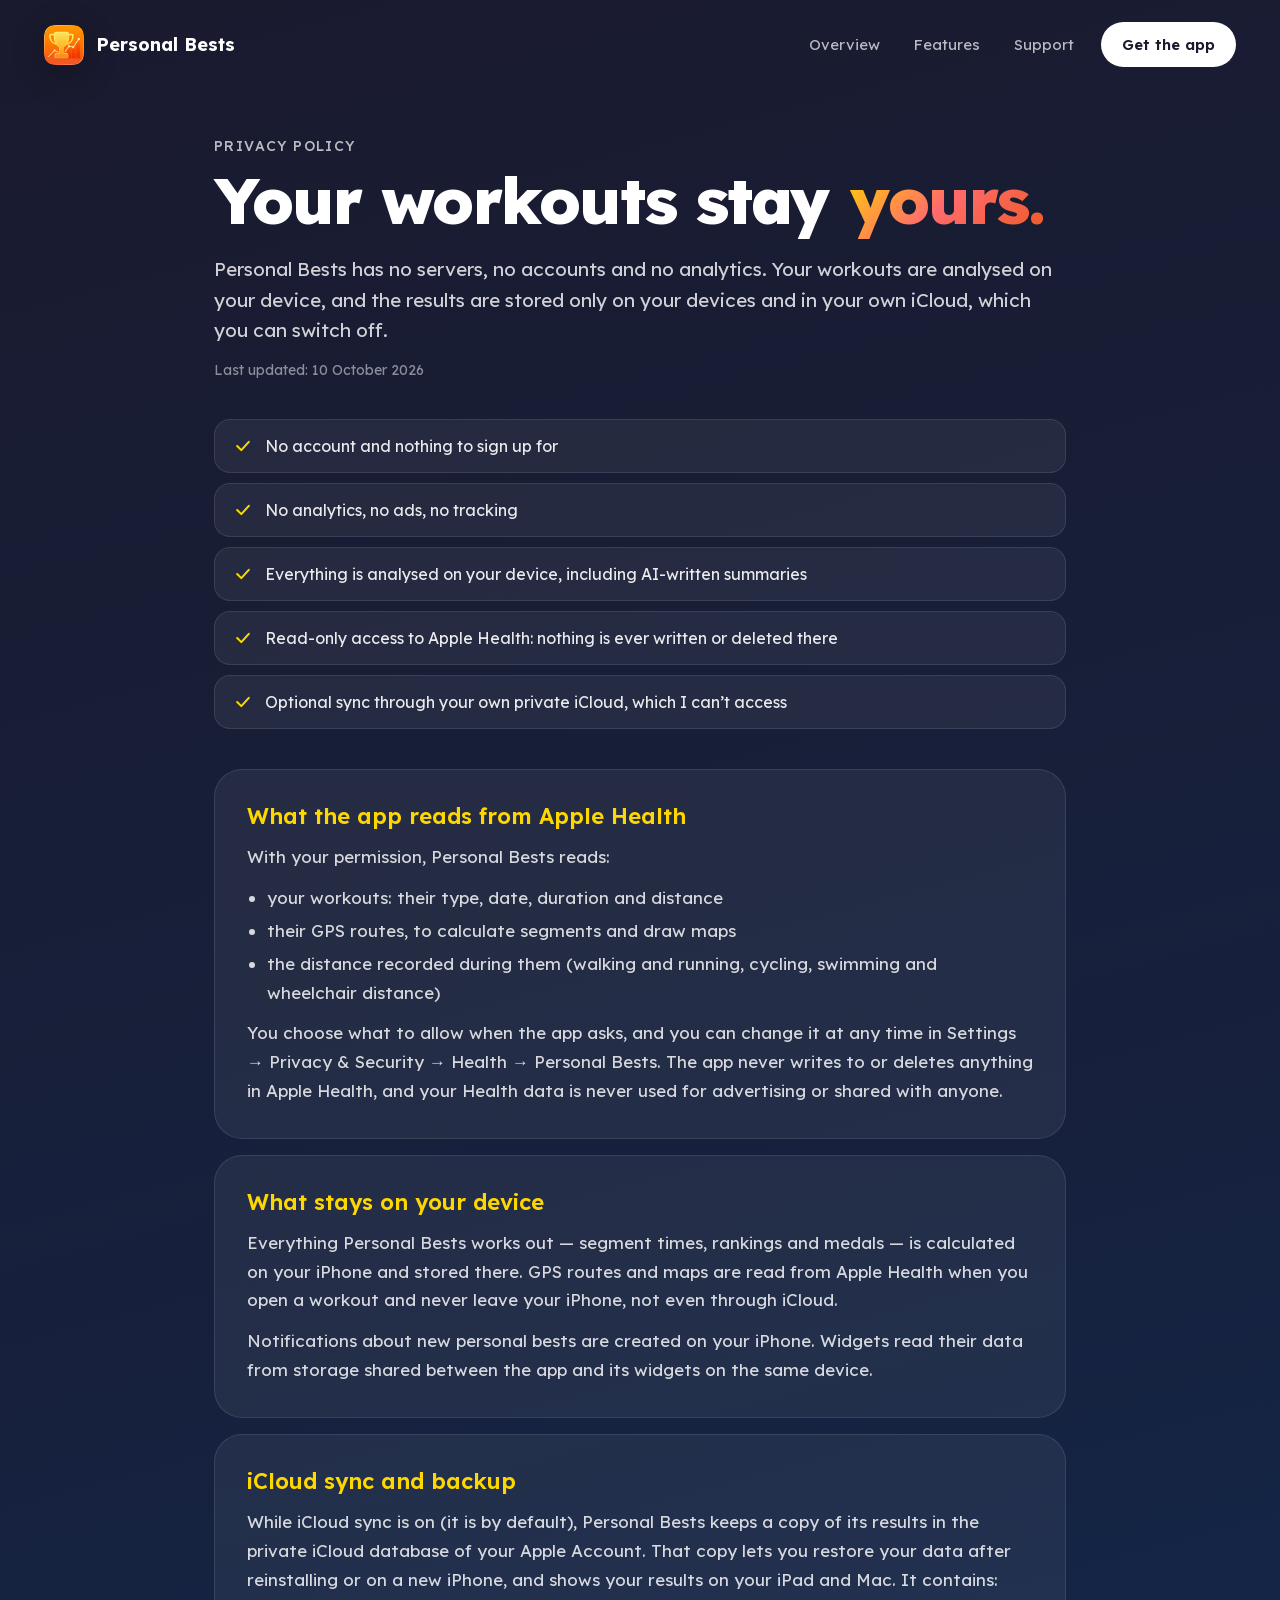
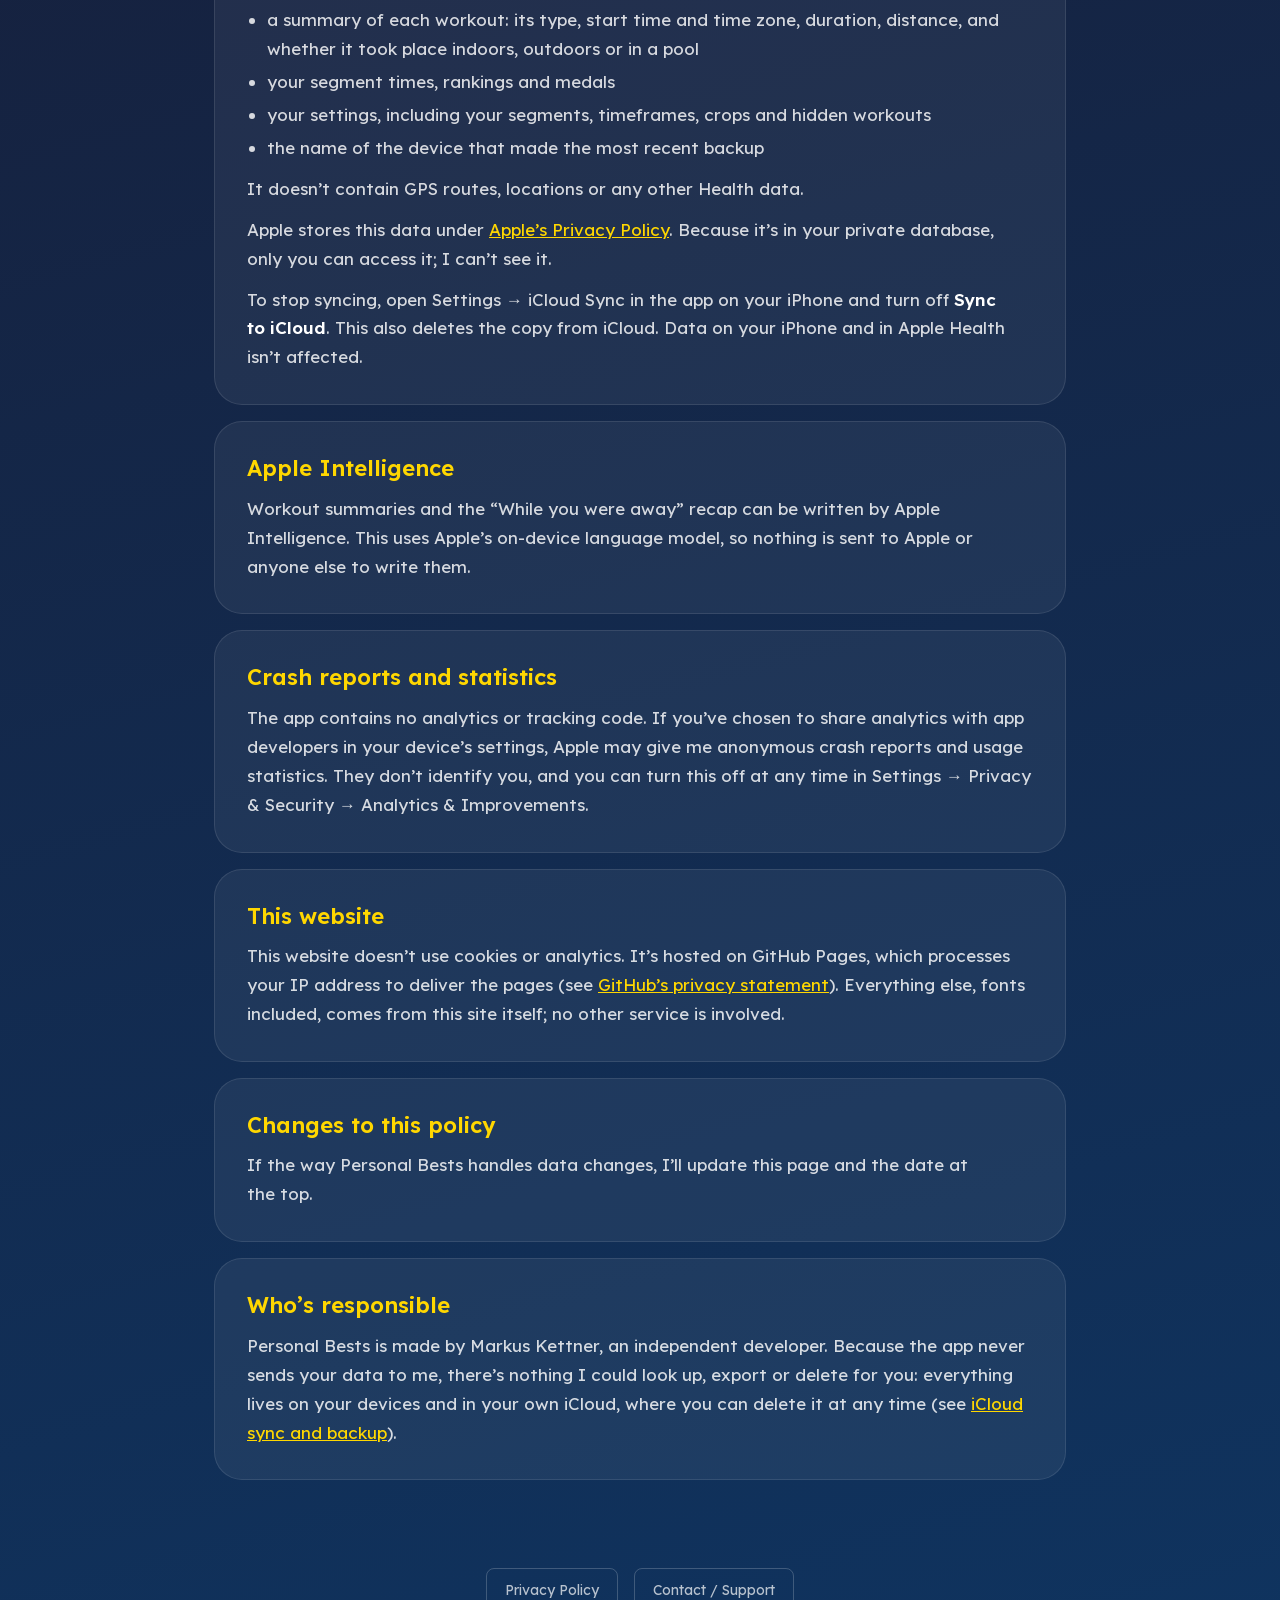
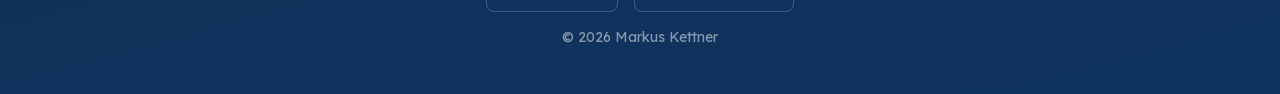
<file: privacy_policy.html>
<!DOCTYPE html>
<html lang="en">

<head>
    <meta charset="UTF-8">
    <meta name="viewport" content="width=device-width, initial-scale=1.0">
    <title>Privacy Policy - Personal Bests</title>
    <meta name="description" content="Privacy Policy for the Personal Bests app. No account, no analytics, no tracking: your workouts are analysed on your device and synced only through your own iCloud.">

    <link rel="icon" type="image/png" href="icon.png">
    <link rel="apple-touch-icon" href="icon.png">
    <link rel="preload" href="fonts/lexend-latin.woff2" as="font" type="font/woff2" crossorigin>
    <link rel="stylesheet" href="styles.css">
</head>

<body>
    <header class="wrap site-header">
        <a href="index.html" class="brand">
            <img src="icon.png" alt="" width="40" height="40">
            Personal Bests
        </a>
        <nav class="site-nav" aria-label="Main">
            <div class="nav-pages">
                <a href="index.html">Overview</a>
                <a href="features.html">Features</a>
                <a href="support.html">Support</a>
            </div>
            <a href="https://apps.apple.com/us/app/personal-bests/id6756506641" class="nav-cta" target="_blank" rel="noopener noreferrer">Get the app</a>
        </nav>
    </header>

    <main class="wrap-narrow text-page">
        <header class="text-header">
            <div class="kicker">Privacy Policy</div>
            <h1>Your workouts stay <span class="gradient-text nowrap">yours.</span></h1>
            <p class="lead">Personal Bests has no servers, no accounts and no analytics. Your workouts are analysed on your device, and the results are stored only on your devices and in your own iCloud, which you can switch off.</p>
            <p class="text-meta">Last updated: 10 October 2026</p>
        </header>

        <ul class="checklist" aria-label="At a glance">
            <li><svg width="20" height="20" viewBox="0 0 24 24" fill="none" stroke="#ffd700" stroke-width="2.4" stroke-linecap="round" stroke-linejoin="round" aria-hidden="true"><path d="M5 12l5 5 9-10"/></svg><span>No account and nothing to sign up for</span></li>
            <li><svg width="20" height="20" viewBox="0 0 24 24" fill="none" stroke="#ffd700" stroke-width="2.4" stroke-linecap="round" stroke-linejoin="round" aria-hidden="true"><path d="M5 12l5 5 9-10"/></svg><span>No analytics, no ads, no tracking</span></li>
            <li><svg width="20" height="20" viewBox="0 0 24 24" fill="none" stroke="#ffd700" stroke-width="2.4" stroke-linecap="round" stroke-linejoin="round" aria-hidden="true"><path d="M5 12l5 5 9-10"/></svg><span>Everything is analysed on your device, including AI-written summaries</span></li>
            <li><svg width="20" height="20" viewBox="0 0 24 24" fill="none" stroke="#ffd700" stroke-width="2.4" stroke-linecap="round" stroke-linejoin="round" aria-hidden="true"><path d="M5 12l5 5 9-10"/></svg><span>Read-only access to Apple Health: nothing is ever written or deleted there</span></li>
            <li><svg width="20" height="20" viewBox="0 0 24 24" fill="none" stroke="#ffd700" stroke-width="2.4" stroke-linecap="round" stroke-linejoin="round" aria-hidden="true"><path d="M5 12l5 5 9-10"/></svg><span>Optional sync through your own private iCloud, which I can’t access</span></li>
        </ul>

        <section class="prose-card" id="health">
            <h2>What the app reads from Apple Health</h2>
            <p>With your permission, Personal Bests reads:</p>
            <ul>
                <li>your workouts: their type, date, duration and distance</li>
                <li>their GPS routes, to calculate segments and draw maps</li>
                <li>the distance recorded during them (walking and running, cycling, swimming and wheelchair distance)</li>
            </ul>
            <p>You choose what to allow when the app asks, and you can change it at any time in Settings → Privacy &amp; Security → Health → Personal Bests. The app never writes to or deletes anything in Apple Health, and your Health data is never used for advertising or shared with anyone.</p>
        </section>

        <section class="prose-card" id="on-device">
            <h2>What stays on your device</h2>
            <p>Everything Personal Bests works out — segment times, rankings and medals — is calculated on your iPhone and stored there. GPS routes and maps are read from Apple Health when you open a workout and never leave your iPhone, not even through iCloud.</p>
            <p>Notifications about new personal bests are created on your iPhone. Widgets read their data from storage shared between the app and its widgets on the same device.</p>
        </section>

        <section class="prose-card" id="icloud">
            <h2>iCloud sync and backup</h2>
            <p>While iCloud sync is on (it is by default), Personal Bests keeps a copy of its results in the private iCloud database of your Apple Account. That copy lets you restore your data after reinstalling or on a new iPhone, and shows your results on your iPad and Mac. It contains:</p>
            <ul>
                <li>a summary of each workout: its type, start time and time zone, duration, distance, and whether it took place indoors, outdoors or in a pool</li>
                <li>your segment times, rankings and medals</li>
                <li>your settings, including your segments, timeframes, crops and hidden workouts</li>
                <li>the name of the device that made the most recent backup</li>
            </ul>
            <p>It doesn’t contain GPS routes, locations or any other Health data.</p>
            <p>Apple stores this data under <a href="https://www.apple.com/legal/privacy/" target="_blank" rel="noopener noreferrer">Apple’s Privacy Policy</a>. Because it’s in your private database, only you can access it; I can’t see it.</p>
            <p>To stop syncing, open Settings → iCloud Sync in the app on your iPhone and turn off <strong>Sync to iCloud</strong>. This also deletes the copy from iCloud. Data on your iPhone and in Apple Health isn’t affected.</p>
        </section>

        <section class="prose-card" id="apple-intelligence">
            <h2>Apple Intelligence</h2>
            <p>Workout summaries and the “While you were away” recap can be written by Apple Intelligence. This uses Apple’s on-device language model, so nothing is sent to Apple or anyone else to write them.</p>
        </section>

        <section class="prose-card" id="crash-reports">
            <h2>Crash reports and statistics</h2>
            <p>The app contains no analytics or tracking code. If you’ve chosen to share analytics with app developers in your device’s settings, Apple may give me anonymous crash reports and usage statistics. They don’t identify you, and you can turn this off at any time in Settings → Privacy &amp; Security → Analytics &amp; Improvements.</p>
        </section>

        <section class="prose-card" id="website">
            <h2>This website</h2>
            <p>This website doesn’t use cookies or analytics. It’s hosted on GitHub Pages, which processes your IP address to deliver the pages (see <a href="https://docs.github.com/en/site-policy/privacy-policies/github-general-privacy-statement" target="_blank" rel="noopener noreferrer">GitHub’s privacy statement</a>). Everything else, fonts included, comes from this site itself; no other service is involved.</p>
        </section>

        <section class="prose-card" id="changes">
            <h2>Changes to this policy</h2>
            <p>If the way Personal Bests handles data changes, I’ll update this page and the date at the top.</p>
        </section>

        <section class="prose-card" id="responsible">
            <h2>Who’s responsible</h2>
            <p>Personal Bests is made by Markus Kettner, an independent developer. Because the app never sends your data to me, there’s nothing I could look up, export or delete for you: everything lives on your devices and in your own iCloud, where you can delete it at any time (see <a href="#icloud">iCloud sync and backup</a>).</p>
        </section>
    </main>

    <footer class="wrap site-footer">
        <a href="privacy_policy.html" class="footer-link">Privacy Policy</a>
        <a href="support.html" class="footer-link">Contact / Support</a>
        <span class="copyright">© <script>document.write(new Date().getFullYear())</script> Markus Kettner</span>
    </footer>
</body>

</html>
</file>
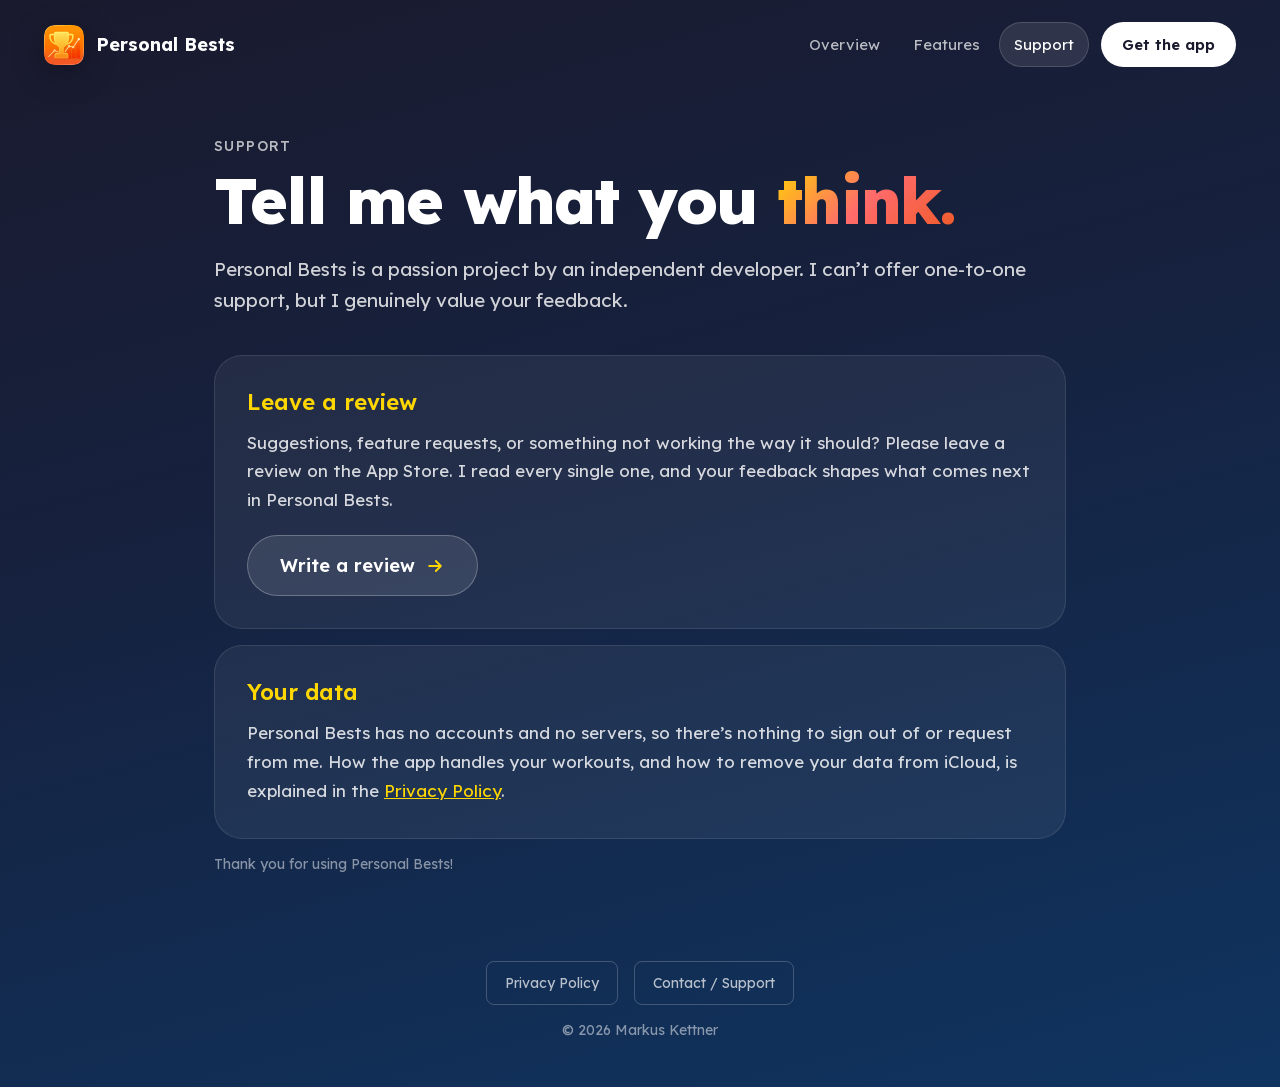
<file: support.html>
<!DOCTYPE html>
<html lang="en">

<head>
    <meta charset="UTF-8">
    <meta name="viewport" content="width=device-width, initial-scale=1.0">
    <title>Support - Personal Bests</title>
    <meta name="description" content="Support information for the Personal Bests app.">

    <link rel="icon" type="image/png" href="icon.png">
    <link rel="apple-touch-icon" href="icon.png">
    <link rel="preload" href="fonts/lexend-latin.woff2" as="font" type="font/woff2" crossorigin>
    <link rel="stylesheet" href="styles.css">
</head>

<body>
    <header class="wrap site-header">
        <a href="index.html" class="brand">
            <img src="icon.png" alt="" width="40" height="40">
            Personal Bests
        </a>
        <nav class="site-nav" aria-label="Main">
            <div class="nav-pages">
                <a href="index.html">Overview</a>
                <a href="features.html">Features</a>
                <a href="support.html" aria-current="page">Support</a>
            </div>
            <a href="https://apps.apple.com/us/app/personal-bests/id6756506641" class="nav-cta" target="_blank" rel="noopener noreferrer">Get the app</a>
        </nav>
    </header>

    <main class="wrap-narrow text-page">
        <header class="text-header">
            <div class="kicker">Support</div>
            <h1>Tell me what you <span class="gradient-text nowrap">think.</span></h1>
            <p class="lead">Personal Bests is a passion project by an independent developer. I can’t offer one-to-one support, but I genuinely value your feedback.</p>
        </header>

        <section class="prose-card" id="review">
            <h2>Leave a review</h2>
            <p>Suggestions, feature requests, or something not working the way it should? Please leave a review on the App Store. I read every single one, and your feedback shapes what comes next in Personal Bests.</p>
            <a href="https://apps.apple.com/app/id6756506641?action=write-review" class="btn btn-glass" target="_blank" rel="noopener noreferrer">
                Write a review
                <svg width="20" height="20" viewBox="0 0 24 24" fill="none" stroke="#ffd700" stroke-width="2.2" stroke-linecap="round" stroke-linejoin="round" aria-hidden="true"><path d="M5 12h14M13 6l6 6-6 6"/></svg>
            </a>
        </section>

        <section class="prose-card" id="privacy">
            <h2>Your data</h2>
            <p>Personal Bests has no accounts and no servers, so there’s nothing to sign out of or request from me. How the app handles your workouts, and how to remove your data from iCloud, is explained in the <a href="privacy_policy.html">Privacy Policy</a>.</p>
        </section>

        <p class="text-meta">Thank you for using Personal Bests!</p>
    </main>

    <footer class="wrap site-footer">
        <a href="privacy_policy.html" class="footer-link">Privacy Policy</a>
        <a href="support.html" class="footer-link">Contact / Support</a>
        <span class="copyright">© <script>document.write(new Date().getFullYear())</script> Markus Kettner</span>
    </footer>
</body>

</html>
</file>
<file: styles.css>
/* Personal Bests — shared styles for all pages */

/* Lexend, self-hosted (no request to Google). One variable file per subset covers weights
   400–800. Licence: fonts/Lexend-OFL.txt (SIL Open Font License 1.1). */
@font-face {
    font-family: 'Lexend';
    font-style: normal;
    font-weight: 400 800;
    font-display: swap;
    src: url('fonts/lexend-latin-ext.woff2') format('woff2');
    unicode-range: U+0100-02BA, U+02BD-02C5, U+02C7-02CC, U+02CE-02D7, U+02DD-02FF, U+0304, U+0308, U+0329, U+1D00-1DBF, U+1E00-1E9F, U+1EF2-1EFF, U+2020, U+20A0-20AB, U+20AD-20C4, U+2113, U+2C60-2C7F, U+A720-A7FF;
}
@font-face {
    font-family: 'Lexend';
    font-style: normal;
    font-weight: 400 800;
    font-display: swap;
    src: url('fonts/lexend-latin.woff2') format('woff2');
    unicode-range: U+0000-00FF, U+0131, U+0152-0153, U+02BB-02BC, U+02C6, U+02DA, U+02DC, U+0304, U+0308, U+0329, U+2000-206F, U+20AC, U+2122, U+2191, U+2193, U+2212, U+2215, U+FEFF, U+FFFD;
}

:root {
    --navy-1: #1a1a2e;
    --navy-2: #16213e;
    --navy-3: #0f3460;
    --gold: #ffd700;
    --gold-hover: #ffe866;
    --coral: #ff6b6b;
    --orange: #ee5a24;
    --brand-gradient: linear-gradient(135deg, #ffd700 0%, #ff6b6b 50%, #ee5a24 100%);
    --text: #ffffff;
    --text-2: rgba(255, 255, 255, 0.82);
    --text-3: rgba(255, 255, 255, 0.7);
    --text-4: rgba(255, 255, 255, 0.5);
    --glass: rgba(255, 255, 255, 0.06);
    --glass-strong: rgba(255, 255, 255, 0.1);
    --line: rgba(255, 255, 255, 0.1);
    --line-strong: rgba(255, 255, 255, 0.15);
    --shadow: 0 24px 64px rgba(0, 0, 0, 0.3);
}

*, *::before, *::after { margin: 0; padding: 0; box-sizing: border-box; }

html { scroll-behavior: smooth; }

body {
    font-family: 'Lexend', -apple-system, BlinkMacSystemFont, 'SF Pro Display', 'Segoe UI', Roboto, sans-serif;
    color: var(--text);
    background: linear-gradient(165deg, var(--navy-1) 0%, var(--navy-2) 40%, var(--navy-3) 100%);
    background-color: var(--navy-2);
    min-height: 100vh;
    -webkit-font-smoothing: antialiased;
}

a { color: var(--gold); }
a:hover { color: var(--gold-hover); }
img { display: block; max-width: 100%; }
p, li { text-wrap: pretty; }

.wrap { max-width: 1240px; margin: 0 auto; padding: 0 24px; }
.wrap-narrow { max-width: 900px; margin: 0 auto; padding: 0 24px; }

.gradient-text {
    background: var(--brand-gradient);
    -webkit-background-clip: text;
    background-clip: text;
    -webkit-text-fill-color: transparent;
}

/* Keeps a short headline phrase (the gradient payoff) on one line. */
.nowrap { white-space: nowrap; }

/* ---------- Nav ---------- */
.site-header {
    display: flex; flex-wrap: wrap; align-items: center; justify-content: space-between;
    gap: 16px; padding-top: 22px; padding-bottom: 22px;
}
.brand { display: flex; align-items: center; gap: 12px; color: var(--text); text-decoration: none; font-weight: 700; font-size: 18px; }
.brand:hover { color: var(--text); }
.brand img { width: 40px; height: 40px; border-radius: 10px; box-shadow: 0 8px 32px rgba(0, 0, 0, 0.3); }
.site-nav { display: flex; flex-wrap: wrap; align-items: center; gap: 4px; font-size: 15px; }
.site-nav a { color: var(--text-3); text-decoration: none; padding: 12px 14px; border-radius: 50px; border: 1px solid transparent; }
.site-nav a:hover { color: var(--text); }
.site-nav a[aria-current="page"] { color: var(--text); background: var(--glass-strong); border-color: var(--line-strong); }
.nav-pages { display: contents; }
.site-nav .nav-cta { margin-left: 8px; color: var(--navy-1); background: #ffffff; font-weight: 600; padding: 12px 20px; }
.site-nav .nav-cta:hover { color: var(--navy-1); opacity: 0.9; }

/* ---------- Buttons, pills, badges ---------- */
.btn {
    display: inline-flex; align-items: center; gap: 10px;
    font-weight: 600; font-size: 17px; text-decoration: none;
    padding: 16px 26px; border-radius: 50px;
    transition: transform 0.2s ease, background 0.2s ease;
}
.btn:hover { transform: translateY(-2px); }
.btn-outline { color: var(--text); font-weight: 500; border: 1px solid rgba(255, 255, 255, 0.2); }
.btn-outline:hover { color: var(--text); background: var(--glass-strong); }
.btn-glass { color: var(--text); font-size: 18px; padding: 18px 32px; background: var(--glass-strong); border: 1px solid rgba(255, 255, 255, 0.25); }
.btn-glass:hover { color: var(--text); background: rgba(255, 255, 255, 0.15); }
.btn-dark { color: #ffffff; background: var(--navy-1); }
.btn-dark:hover { color: #ffffff; }

.app-store-badge { display: inline-block; transition: transform 0.2s ease, opacity 0.2s ease; }
.app-store-badge:hover { transform: translateY(-2px); opacity: 0.9; }
.app-store-badge img { height: 54px; width: auto; }

.pill-row { display: flex; flex-wrap: wrap; gap: 10px; font-size: 14px; }
.pill { color: var(--text); text-decoration: none; padding: 10px 16px; border-radius: 50px; background: var(--glass-strong); border: 1px solid var(--line-strong); }
a.pill { padding: 12px 16px; }
a.pill:hover { color: var(--text); background: rgba(255, 255, 255, 0.15); }

.eyebrow-pill {
    display: inline-block; font-size: 14px; font-weight: 500; color: var(--gold);
    padding: 8px 16px; border-radius: 50px;
    background: rgba(255, 215, 0, 0.08); border: 1px solid rgba(255, 215, 0, 0.3);
}
a.eyebrow-pill { text-decoration: none; transition: background 0.2s ease; }
a.eyebrow-pill:hover { color: var(--gold); background: rgba(255, 215, 0, 0.14); }
.badge-new {
    flex: none; font-size: 12px; font-weight: 600; color: var(--navy-1); background: var(--gold);
    padding: 4px 10px; border-radius: 50px; text-transform: uppercase; letter-spacing: 0.08em;
}
.badge-new.small { font-size: 11px; padding: 3px 8px; }

/* ---------- Screenshot placeholders (replace with <img>) ---------- */
.shot {
    display: flex; align-items: center; justify-content: center; text-align: center;
    padding: 24px; color: rgba(255, 255, 255, 0.6); font-size: 14px;
    background: var(--glass); border: 1px solid rgba(255, 255, 255, 0.12);
    box-shadow: var(--shadow); overflow: hidden;
}
.shot img { width: 100%; height: 100%; object-fit: cover; }

/* A framed iPhone that "peeks" into a card: scaled up and clipped by the card's edges, so the
   screen stays readable. Per card, --w sets the phone's width (bigger = more zoomed in) and
   --shift moves it up by a share of its OWN height, so the same part of the screen stays in
   view at every card size (-54% centres the workout map). */
.spot .shot.peek {
    position: relative; padding: 0;
    background:
        radial-gradient(circle at 50% 85%, rgba(255, 107, 107, 0.28) 0%, rgba(238, 90, 36, 0.10) 40%, rgba(15, 52, 96, 0) 70%),
        var(--glass);
}
.spot .shot.peek img {
    position: absolute; left: 50%; top: 36px;
    width: min(var(--w, 380px), var(--w-max, 72%)); height: auto; object-fit: initial;
    transform: translate(-50%, var(--shift, 0%));
    /* No drop-shadow here: on the <img>, WebKit clips it to a hard-edged box (see .framed). */
}

/* A whole framed device in place of a CSS bezel. The image carries its own frame AND its shadow
   (rendered by Framous): a CSS drop-shadow on these large downscaled images gets clipped by
   WebKit to a hard-edged box, on the <img> and on its wrapper alike. The shadow needs margin
   around the device, so the image is wider than the wrapper; --shadow-w and the negative
   --shadow-m (percentages of the wrapper's width, from the Framous padding) put the device
   exactly where the wrapper is, and overflow stays visible so the shadow shows. */
.phone.framed, .device-frame.iphone.framed, .device-frame.ipad.framed, .device-frame.mac.framed {
    height: auto; padding: 0; border: 0; border-radius: 0;
    background: none; box-shadow: none; overflow: visible;
}
.phone.framed, .device-frame.iphone.framed { --shadow-w: 162.59%; --shadow-m: -25.85% -31.29% -42.18%; }
.device-frame.ipad.framed { --shadow-w: 142.67%; --shadow-m: -17.33% -21.33% -28.67%; }
.device-frame.mac.framed { --shadow-w: 136.15%; --shadow-m: -14.67% -18.08% -24.30%; }

/* Mac, iPad and iPhone in one image (shadows baked in), shown whole inside the card. */
.spot .shot.devices { padding: 28px; }
.spot .shot.devices img { object-fit: contain; }
.framed img {
    width: var(--shadow-w, 100%); max-width: none; height: auto; object-fit: initial;
    margin: var(--shadow-m, 0);
}

/* ---------- Home hero ---------- */
/* overflow-x: the framed phone's baked-in shadow overhangs it, which on narrow windows would
   otherwise widen the page into a horizontal scroll. */
.hero { display: flex; flex-wrap: wrap; gap: 56px; align-items: center; padding-top: 48px; padding-bottom: 88px; overflow-x: clip; }
.hero-copy { flex: 1 1 520px; min-width: 0; }
.hero h1 { font-size: clamp(48px, 6.4vw, 88px); line-height: 1; font-weight: 800; letter-spacing: -0.03em; margin-bottom: 24px; }
.hero .lead { max-width: 560px; font-size: 20px; line-height: 1.6; color: rgba(255, 255, 255, 0.8); margin-bottom: 32px; }
.hero-actions { display: flex; flex-wrap: wrap; align-items: center; gap: 16px; margin-bottom: 32px; }
.hero-visual { flex: 1 1 340px; display: flex; justify-content: center; position: relative; }
.hero-glow {
    position: absolute; width: 360px; height: 360px; max-width: 100%;
    top: 50%; left: 50%; transform: translate(-50%, -50%); border-radius: 50%;
    background: radial-gradient(circle, rgba(255, 107, 107, 0.35) 0%, rgba(238, 90, 36, 0.12) 45%, rgba(15, 52, 96, 0) 70%);
}
.phone { position: relative; width: 300px; height: 620px; border-radius: 48px; border: 10px solid rgba(255, 255, 255, 0.14); box-shadow: 0 24px 64px rgba(0, 0, 0, 0.4); }

/* ---------- Features page header ---------- */
.page-header { text-align: center; padding-top: 48px; padding-bottom: 32px; }
.page-header h1 { font-size: clamp(40px, 5vw, 64px); line-height: 1.05; font-weight: 800; letter-spacing: -0.03em; margin: 20px 0 16px; }
.page-header .lead { max-width: 620px; margin: 0 auto; font-size: 19px; line-height: 1.6; color: rgba(255, 255, 255, 0.8); }
.page-header .pill-row { justify-content: center; margin-top: 28px; }

/* ---------- Feature spotlights ---------- */
.spot { display: flex; flex-wrap: wrap; gap: 64px; align-items: center; padding-top: 72px; padding-bottom: 72px; scroll-margin-top: 16px; }
.spot.reverse { flex-direction: row-reverse; }
.spot-copy { flex: 1 1 440px; min-width: 0; }
.spot-head { display: flex; flex-wrap: wrap; align-items: center; gap: 14px; }
.spot-no { font-size: 56px; line-height: 1; font-weight: 800; letter-spacing: -0.03em; }
.kicker { font-size: 14px; font-weight: 500; color: var(--text-3); text-transform: uppercase; letter-spacing: 0.1em; }
.spot h2 { font-size: clamp(32px, 3.6vw, 46px); line-height: 1.1; font-weight: 700; letter-spacing: -0.02em; color: var(--gold); margin: 16px 0; text-wrap: balance; }
.spot-copy > p { font-size: 18px; line-height: 1.6; color: var(--text-2); margin-bottom: 28px; }
.spot .shot { flex: 1 1 440px; min-width: 0; height: 480px; border-radius: 28px; }

.checklist { list-style: none; display: flex; flex-direction: column; gap: 10px; }
.checklist li {
    display: flex; gap: 12px; align-items: flex-start;
    padding: 14px 18px; border-radius: 16px; background: var(--glass); border: 1px solid var(--line);
    font-size: 16px; line-height: 1.5; color: rgba(255, 255, 255, 0.9);
}
.checklist svg { flex: none; margin-top: 2px; }

.see-all { text-align: center; padding-top: 48px; }
.see-all p { font-size: 20px; line-height: 1.6; color: rgba(255, 255, 255, 0.8); margin-bottom: 24px; }

/* ---------- Device switcher ---------- */
/* overflow-x: as on .hero, the phone's baked-in shadow would otherwise widen narrow pages. */
.devices { margin-top: 48px; scroll-margin-top: 16px; overflow-x: clip; }
.devices-panel {
    border-radius: 32px; background: var(--glass); border: 1px solid rgba(255, 255, 255, 0.12);
    padding: 56px 40px; display: flex; flex-wrap: wrap; gap: 48px; align-items: center;
}
.devices-copy { flex: 1 1 360px; min-width: 0; }
.devices h2 { font-size: 40px; font-weight: 700; line-height: 1.1; letter-spacing: -0.02em; margin-bottom: 12px; }
.devices-copy > p { font-size: 18px; line-height: 1.6; color: rgba(255, 255, 255, 0.8); margin-bottom: 28px; }
.segmented { display: inline-flex; flex-wrap: wrap; gap: 6px; padding: 6px; border-radius: 50px; background: rgba(0, 0, 0, 0.2); border: 1px solid rgba(255, 255, 255, 0.12); }
.segmented button {
    min-height: 44px; padding: 10px 22px; border-radius: 50px; border: 0; cursor: pointer;
    font: inherit; font-size: 15px; font-weight: 500; background: transparent; color: rgba(255, 255, 255, 0.8);
}
.segmented button[aria-pressed="true"] { font-weight: 600; background: #ffffff; color: var(--navy-1); }
.segmented button:focus-visible { outline: 2px solid var(--gold); outline-offset: 2px; }
.device-detail h3 { font-size: 22px; font-weight: 600; color: var(--gold); margin: 28px 0 8px; }
.device-detail p { font-size: 17px; line-height: 1.6; color: var(--text-2); }
.devices-visual { flex: 1 1 480px; min-width: 0; min-height: 380px; display: flex; align-items: center; justify-content: center; }
.device-frame { flex: none; max-width: 100%; border: 8px solid rgba(255, 255, 255, 0.14); box-shadow: 0 16px 48px rgba(0, 0, 0, 0.35); }
.device-frame.iphone { width: 220px; height: 450px; border-radius: 36px; }
.device-frame.ipad { width: 440px; height: 320px; border-radius: 28px; }
.device-frame.mac { width: 520px; height: 330px; border-radius: 14px; }

/* ---------- Themes matrix ---------- */
/* The devices box's sibling, mirrored: phone on the left. Two independent pickers (theme,
   appearance) pick one of six stacked screenshots, which crossfade in place. */
.themes { --theme-glow: rgba(255, 107, 107, 0.32); }
.themes[data-theme="system"] { --theme-glow: rgba(10, 132, 255, 0.32); }
.themes[data-theme="blueyellow"] { --theme-glow: rgba(248, 215, 72, 0.26); }
.themes .devices-panel { flex-direction: row-reverse; }
.theme-pickers { display: flex; flex-direction: column; gap: 20px; }
.picker-label { display: block; margin-bottom: 10px; font-size: 13px; font-weight: 500; color: var(--text-3); text-transform: uppercase; letter-spacing: 0.1em; }
.themes .segmented button { display: inline-flex; align-items: center; gap: 8px; padding: 10px 16px; }
.themes .segmented svg { flex: none; }
/* The theme's light and dark colour as two overlapping dots, like the app's own picker. */
.swatch { flex: none; position: relative; width: 20px; height: 12px; }
.swatch::before, .swatch::after {
    content: ''; position: absolute; top: 0; width: 12px; height: 12px; border-radius: 50%;
    box-shadow: 0 0 0 1.5px rgba(255, 255, 255, 0.5);
}
.swatch::before { left: 0; background: var(--sw-light); }
.swatch::after { left: 8px; background: var(--sw-dark); }
.segmented button[aria-pressed="true"] .swatch::before,
.segmented button[aria-pressed="true"] .swatch::after { box-shadow: 0 0 0 1.5px #ffffff; }
.themes .devices-visual { position: relative; }
.themes .devices-visual::before {
    content: ''; position: absolute; width: 360px; height: 360px; max-width: 100%;
    top: 50%; left: 50%; transform: translate(-50%, -50%);
    /* closest-side: fully faded at the box's edge even when max-width squeezes it on phones. */
    background: radial-gradient(circle closest-side, var(--theme-glow) 0%, rgba(15, 52, 96, 0) 100%);
}
.theme-stack { display: grid; position: relative; }
.theme-stack img { grid-area: 1 / 1; opacity: 0; transition: opacity 0.3s ease; }
.theme-stack img.is-active { opacity: 1; }
[hidden] { display: none !important; }

/* ---------- All features grid ---------- */
.section-title { font-size: 40px; font-weight: 700; letter-spacing: -0.02em; }
.all { padding-top: 112px; scroll-margin-top: 16px; }
.all .section-title, .all .section-sub { text-align: center; }
.section-sub { font-size: 18px; color: rgba(255, 255, 255, 0.8); margin: 8px 0 36px; }
.feature-grid { display: grid; grid-template-columns: repeat(auto-fit, minmax(260px, 1fr)); gap: 12px; }
.feature-tile { padding: 18px 20px; border-radius: 16px; background: var(--glass); border: 1px solid var(--line); backdrop-filter: blur(10px); }
.feature-tile-head { display: flex; align-items: center; justify-content: space-between; gap: 8px; }
.feature-tile h3 { font-size: 16px; font-weight: 600; color: var(--gold); }
.feature-tile p { margin-top: 6px; font-size: 14px; line-height: 1.5; color: rgba(255, 255, 255, 0.78); }

/* ---------- Changelog ---------- */
.changelog { max-width: 860px; margin: 0 auto; padding: 112px 24px 0; scroll-margin-top: 16px; }
.changelog .section-title { margin-bottom: 32px; }
.releases { list-style: none; display: flex; flex-direction: column; gap: 36px; }
.release { display: flex; flex-wrap: wrap; gap: 8px 24px; }
.release-version { flex: 0 0 120px; font-size: 24px; font-weight: 800; color: var(--text-4); }
.release-body { flex: 1 1 280px; min-width: 0; padding-left: 24px; border-left: 2px solid rgba(255, 255, 255, 0.2); }
.release.current .release-body { border-left-color: var(--coral); }
.release-date { font-size: 14px; color: rgba(255, 255, 255, 0.6); }
.release-body ul { margin-top: 10px; padding-left: 18px; font-size: 17px; line-height: 1.7; color: rgba(255, 255, 255, 0.78); }
.release.current ul { color: rgba(255, 255, 255, 0.9); }

/* ---------- Text pages (privacy policy, support) ---------- */
.text-page { padding-top: 48px; padding-bottom: 72px; }
.text-header { margin-bottom: 40px; }
.text-header h1 { font-size: clamp(40px, 5vw, 64px); line-height: 1.05; font-weight: 800; letter-spacing: -0.03em; margin: 12px 0 20px; text-wrap: balance; }
.text-header .lead { font-size: 19px; line-height: 1.6; color: rgba(255, 255, 255, 0.8); }
.text-meta { margin-top: 16px; font-size: 14px; color: var(--text-4); }
.text-page .checklist { margin-bottom: 40px; }
.prose-card { padding: 32px; border-radius: 28px; background: var(--glass); border: 1px solid var(--line); scroll-margin-top: 16px; }
.prose-card + .prose-card { margin-top: 16px; }
.prose-card h2 { font-size: 22px; font-weight: 600; line-height: 1.3; color: var(--gold); margin-bottom: 12px; }
.prose-card p, .prose-card li { font-size: 17px; line-height: 1.7; color: var(--text-2); }
.prose-card p + p, .prose-card ul + p, .prose-card p + ul { margin-top: 12px; }
.prose-card ul { padding-left: 20px; }
.prose-card li + li { margin-top: 4px; }
.prose-card strong { color: var(--text); font-weight: 600; }
.prose-card .btn { margin-top: 20px; }

/* ---------- Closing CTA + footer ---------- */
.cta { padding-top: 112px; padding-bottom: 40px; }
/* Optical centring: the wide, bold headline makes the card's content top-heavy, while the narrow
   badge leaves the bottom corners empty. Measured as ink weighted by lightness contrast against the
   gradient, the content's centre of mass sits ~22px above the card's centre at full width and is
   roughly neutral on phones (where the headline wraps and the badge carries more weight). Shifting
   the content down by half that difference — 0 at ≤500px, rising linearly to 11px at the 1240px
   wrap width — balances it without crowding the badge against the bottom edge. */
.cta-card {
    --cta-optical: clamp(0px, 1.5vw - 7.5px, 11px);
    border-radius: 32px; padding: calc(64px + var(--cta-optical)) 32px calc(64px - var(--cta-optical)); text-align: center;
    background: var(--brand-gradient); color: var(--navy-1); box-shadow: 0 24px 64px rgba(0, 0, 0, 0.35);
}
.cta-card h2 { font-size: clamp(34px, 4.6vw, 56px); font-weight: 800; line-height: 1.05; letter-spacing: -0.02em; margin-bottom: 12px; }
.cta-card p { font-size: 19px; margin-bottom: 28px; }
.cta-card .app-store-badge { margin: 0 auto; }

.site-footer {
    display: flex; flex-wrap: wrap; gap: 16px; justify-content: center; align-items: center;
    padding-top: 16px; padding-bottom: 48px; font-size: 14px; color: var(--text-4);
}
.footer-link { color: var(--text-3); text-decoration: none; padding: 12px 18px; border-radius: 8px; border: 1px solid rgba(255, 255, 255, 0.2); transition: all 0.2s ease; }
.footer-link:hover { color: #ffffff; background: var(--glass-strong); border-color: rgba(255, 255, 255, 0.4); }
.site-footer .copyright { flex-basis: 100%; text-align: center; }

@media (max-width: 600px) {
    /* The four nav items don't fit one phone-width line, and wrapping left "Get the app" alone
       on a second row. Instead the CTA joins the brand, and the three page links get the row
       below to themselves, in equal thirds. Sizes ease down so it all still fits at 320px. */
    .site-header { display: grid; grid-template-columns: 1fr auto; gap: 14px 12px; padding-bottom: 8px; }
    .brand { font-size: clamp(16px, 4.8vw, 18px); }
    .site-nav { display: contents; font-size: clamp(14px, 4vw, 15px); }
    .site-nav .nav-cta { grid-area: 1 / 2; margin-left: 0; padding: 12px clamp(14px, 4.5vw, 20px); white-space: nowrap; }
    .nav-pages { grid-area: 2 / 1 / 3 / -1; display: grid; grid-template-columns: repeat(3, minmax(0, 1fr)); gap: 4px; }
    .nav-pages a { justify-self: center; padding: 10px clamp(8px, 3vw, 14px); white-space: nowrap; }

    /* Below ~375px the desktop minimums leave a single word on its own line
       ("Your", "for"); scaling with the viewport keeps the phone line breaks down to 320px. */
    .hero h1 { font-size: clamp(40px, 12.8vw, 48px); }
    .page-header h1 { font-size: clamp(32px, 9.6vw, 40px); }
    .hero { padding-bottom: 48px; gap: 40px; }
    .spot { gap: 32px; padding-top: 48px; padding-bottom: 48px; }
    .spot .shot { height: 360px; }
    .spot .shot.peek { --w-max: 80%; }
    .devices-panel { padding: 32px 20px; }
    /* Three themes don't fit one phone-width row; a stacked list reads better than a pill
       that wraps one button onto a line of its own. */
    .segmented.theme-choice { display: flex; flex-direction: column; align-items: stretch; border-radius: 28px; }
    /* Phone between the copy and the pickers, so a tap changes something still on screen. */
    .themes .devices-panel { flex-direction: column; align-items: stretch; gap: 0; }
    .themes .devices-copy { display: contents; }
    .themes .devices-visual { order: 1; flex: none; min-height: 0; margin-bottom: 28px; }
    .themes .theme-pickers { order: 2; gap: 12px; }
    .themes .device-frame.iphone { width: 170px; }
    /* The swatches and sun/moon say it; screen readers still get the labels. */
    .themes .picker-label { position: absolute; width: 1px; height: 1px; overflow: hidden; clip-path: inset(50%); white-space: nowrap; }
    .segmented.theme-choice button { min-height: 44px; padding-top: 8px; padding-bottom: 8px; }
    .prose-card { padding: 24px 20px; border-radius: 20px; }
    .text-header h1 { font-size: clamp(32px, 9.6vw, 40px); }
    .phone { width: 260px; height: 540px; }
}

@media (prefers-reduced-motion: reduce) {
    html { scroll-behavior: auto; }
    .btn, .app-store-badge, .theme-stack img { transition: none; }
}
</file>
